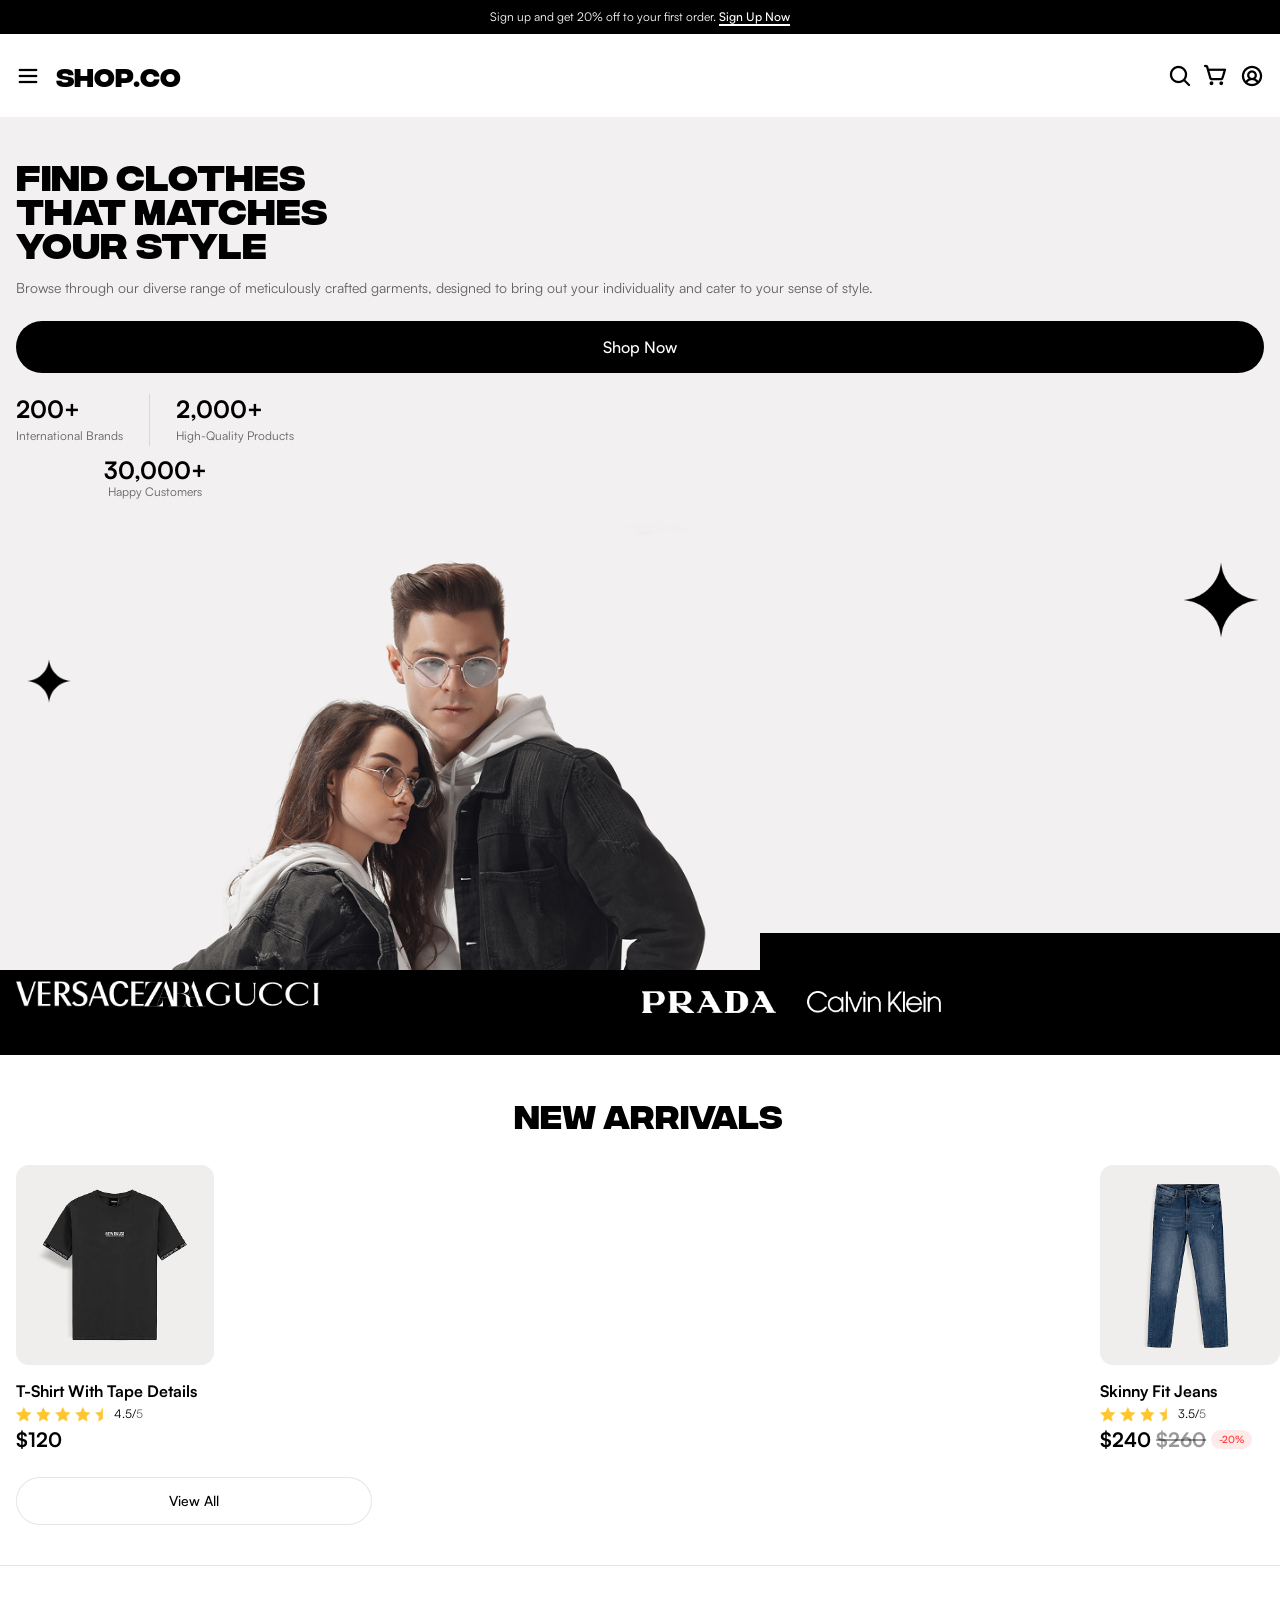
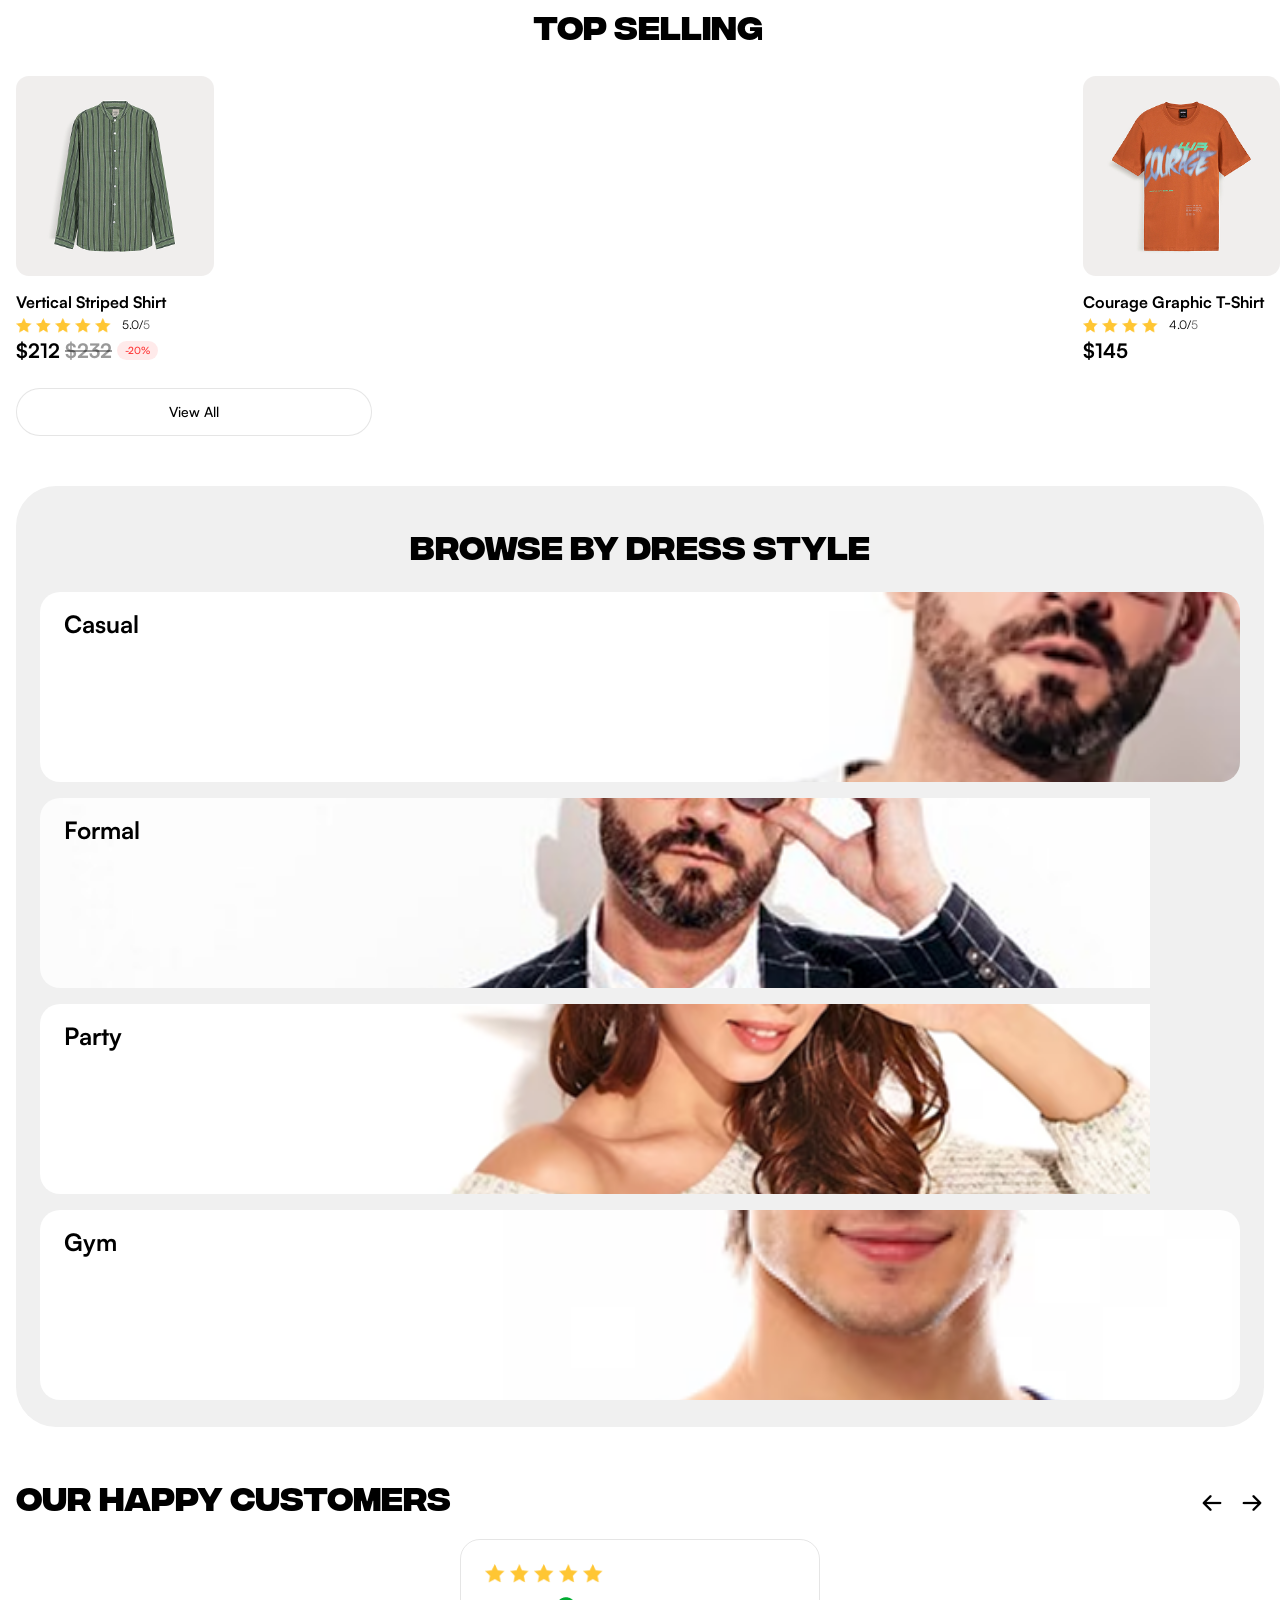
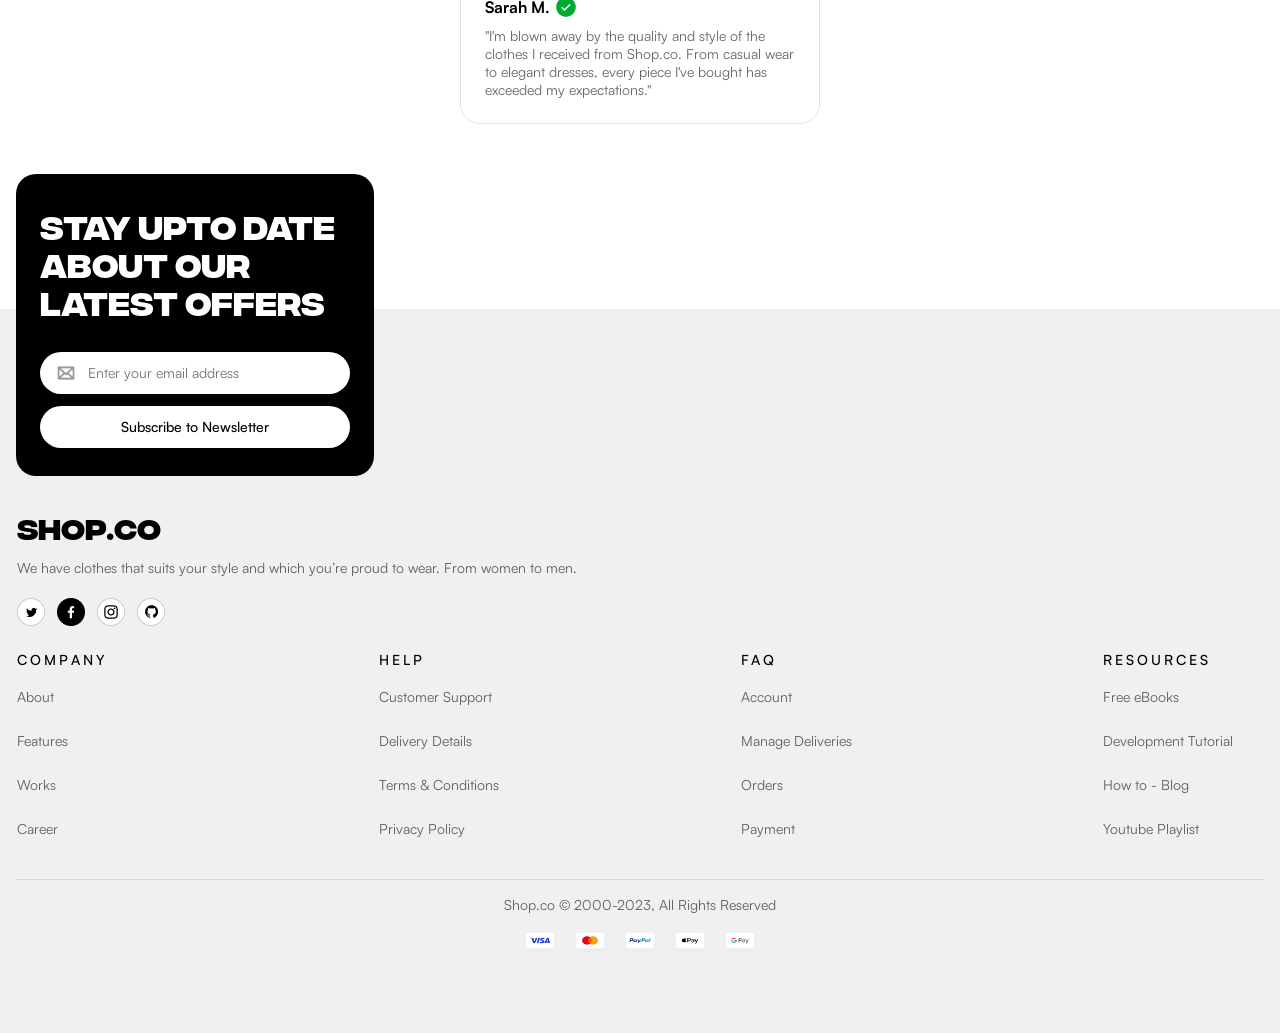
<file: index.html>
<!DOCTYPE html>
<html lang="en">
<head>
    <meta charset="UTF-8">
    <meta name="viewport" content="width=device-width, initial-scale=1.0">
    <meta name="author" content="Nika Maisuradze">
    <link rel="stylesheet" href="./styles/style.css">
    <link rel="icon" href="./images/shineParticle.png">
    <title>SHOP.CO</title>
</head>
<body>
    <header class="flex">
        <div class="title flex">
            <img src="images/bMenu.png" alt="Burger Menu" id="pcHidden">
            <h1><a href="index.html">SHOP.CO</a></h1>
        </div>
        <nav class="flex" id="mobileHidden">
            <select id="dropDown">
                <option value="shop">Shop</option>
                <option value="contactUs">Contact Us</option>
                <option value="aboutUs">About Us</option>
                <option value="murtazi">Murtazi</option>
            </select>
            <p><a href="product.html">On Sale</a></p>
            <p><a href="#">New Arrivals</a></p>
            <p><a href="#">Brands</a></p>
        </nav>
        <div class="search flex" id="mobileHidden">
            <img src="images/search.png" alt="Search Button">
            <input type="search" name="search" id="search" placeholder="Search for products...">
        </div>
        <div class="cartAndAcc flex">
            <img src="images/searchMobile.png" alt="Search" id="pcHidden">
            <a href="cart.html">
                <img src="images/cart.png" alt="Cart">
            </a>
            <img src="images/acc.png" alt="Account">
        </div>
        <p class="signUp">
            Sign up and get 20% off to your first order. 
            <span><a href="#">Sign Up Now</a></span>
        </p>
        <img src="images/x.png" alt="X" class="x" id="mobileHidden">
    </header>
    <main class="index">
        <div class="findClothes">
            <h2>FIND CLOTHES THAT MATCHES YOUR STYLE</h2>
            <p>
                Browse through our diverse range of meticulously crafted garments, designed to bring out your individuality and cater to your sense of style.
            </p>
            <a href="product.html">
                <button>Shop Now</button>
            </a>
            <div class="flex">
                <section>
                    <h2>200+</h2>
                    <p>International Brands</p>
                </section>
                <div class="vLine"></div>
                <div>
                    <h2>2,000+</h2>
                    <p>High-Quality Products</p>
                </div>
                <div class="vLine" id="mobileHidden"></div>
                <p><span>30,000+</span>Happy Customers</p>
            </div>
            <div class="particles">
                <img src="images/shineParticle.png" alt="Shine Particle" class="shineParticle">
                <img src="images/shineParticle.png" alt="Small Shine Particle" class="shineParticleSmall">
            </div>
        </div>
        <div class="brands flex">
            <a href="https://www.versace.com/" target="_blank"><img src="images/versace.png" alt="Versace"></a>
            <a href="https://www.zara.com/ge/" target="_blank"><img src="images/zara.png" alt="Zara"></a>
            <a href="https://www.gucci.com/" target="_blank"><img src="images/gucci.png" alt="Gucci"></a>
            <div class="flex">
                <a href="https://www.prada.com/" target="_blank"><img src="images/prada.png" alt="Prada"></a>
                <a href="https://www.calvinklein.us/en" target="_blank"><img src="images/ck.png" alt="Calvin Klein"></a>
            </div>
        </div>
        <div class="newArrivals">
            <h2>NEW ARRIVALS</h2>
            <div class=" flex">
                <div class="blackT">
                    <img src="images/blackT.png" alt="T-Shirt With Tape Details">
                    <h3>T-Shirt With Tape Details</h3>
                    <div class="rating flex">
                        <img src="images/yellowStar.png" alt="Yellow Star">
                        <img src="images/yellowStar.png" alt="Yellow Star">
                        <img src="images/yellowStar.png" alt="Yellow Star">
                        <img src="images/yellowStar.png" alt="Yellow Star">
                        <img src="images/yellowHalfStar.png" alt="Yellow Half Star">
                        <p>4.5/<span>5</span></p>
                    </div>
                    <div class="price full flex">
                        <h3>&dollar;120</h3>
                        <h3></h3>
                        <p></p>
                    </div>
                </div>
                <div class="jeans">
                    <img src="images/jeans.png" alt="Skinny Fit Jeans">
                    <h3>Skinny Fit Jeans</h3>
                    <div class="rating flex">
                        <img src="images/yellowStar.png" alt="Yellow Star">
                        <img src="images/yellowStar.png" alt="Yellow Star">
                        <img src="images/yellowStar.png" alt="Yellow Star">
                        <img src="images/yellowHalfStar.png" alt="Yellow Half Star" id="FourStars">
                        <p>3.5/<span>5</span></p>
                    </div>
                    <div class="price flex" id="Discount">
                        <h3>&dollar;240</h3>
                        <h3>&dollar;260</h3>
                        <p>-20&percnt;</p>
                    </div>
                </div>
                <div class="checkerShirt" id="mobileHidden">
                    <img src="images/checkerShirt.png" alt="Checkered Shirt">
                    <h3>Checkered Shirt</h3>
                    <div class="rating flex">
                        <img src="images/yellowStar.png" alt="Yellow Star">
                        <img src="images/yellowStar.png" alt="Yellow Star">
                        <img src="images/yellowStar.png" alt="Yellow Star">
                        <img src="images/yellowStar.png" alt="Yellow Star">
                        <img src="images/yellowHalfStar.png" alt="Yellow Half Star">
                        <p>4.5/<span>5</span></p>
                    </div>
                    <div class="price full flex">
                        <h3>&dollar;180</h3>
                        <h3></h3>
                        <p></p>
                    </div>
                </div>
                <div class="basketballT" id="mobileHidden">
                    <img src="images/basketballT.png" alt="Sleeve Striped T-Shirt">
                    <h3>Sleeve Striped T-Shirt</h3>
                    <div class="rating flex">
                        <img src="images/yellowStar.png" alt="Yellow Star">
                        <img src="images/yellowStar.png" alt="Yellow Star">
                        <img src="images/yellowStar.png" alt="Yellow Star">
                        <img src="images/yellowStar.png" alt="Yellow Star">
                        <img src="images/yellowHalfStar.png" alt="Yellow Half Star">
                        <p>4.5/<span>5</span></p>
                    </div>
                    <div class="price flex" id="Discount">
                        <h3>&dollar;130</h3>
                        <h3>&dollar;160</h3>
                        <p>-30&percnt;</p>
                    </div>
                </div>
            </div>
            <button>View All</button>
        </div>
        <div class="line"></div>
        <div class="topSelling">
            <h2>TOP SELLING</h2>
            <div class=" flex">
                <div class="strippedShirt">
                    <img src="images/strippedShirt.png" alt="Vertical Striped Shirt">
                    <h3>Vertical Striped Shirt</h3>
                    <div class="rating flex">
                        <img src="images/yellowStar.png" alt="Yellow Star">
                        <img src="images/yellowStar.png" alt="Yellow Star">
                        <img src="images/yellowStar.png" alt="Yellow Star">
                        <img src="images/yellowStar.png" alt="Yellow Star">
                        <img src="images/yellowStar.png" alt="Yellow Star">
                        <p>5.0/<span>5</span></p>
                    </div>
                    <div class="price flex" id="Discount">
                        <h3>&dollar;212</h3>
                        <h3>&dollar;232</h3>
                        <p>-20&percnt;</p>
                    </div>
                </div>
                <div class="orangeT">
                    <img src="images/orangeT.png" alt="Courage Graphic T-Shirt">
                    <h3>Courage Graphic T-Shirt</h3>
                    <div class="rating flex">
                        <img src="images/yellowStar.png" alt="Yellow Star">
                        <img src="images/yellowStar.png" alt="Yellow Star">
                        <img src="images/yellowStar.png" alt="Yellow Star">
                        <img src="images/yellowStar.png" alt="Yellow Star" id="FourStars">
                        <p>4.0/<span>5</span></p>
                    </div>
                    <div class="price">
                        <h3>&dollar;145</h3>
                        <h3></h3>
                        <p></p>
                    </div>
                </div>
                <div class="shorts" id="mobileHidden">
                    <img src="images/shorts.png" alt="Loose Fit Bermuda Shorts">
                    <h3>Loose Fit Bermuda Shorts</h3>
                    <div class="rating flex">
                        <img src="images/yellowStar.png" alt="Yellow Star">
                        <img src="images/yellowStar.png" alt="Yellow Star">
                        <img src="images/yellowStar.png" alt="Yellow Star" id="ThreeStars">
                        <p>3.0/<span>5</span></p>
                    </div>
                    <div class="price">
                        <h3>&dollar;80</h3>
                        <h3></h3>
                        <p></p>
                    </div>
                </div>
                <div class="blackJeans" id="mobileHidden">
                    <img src="images/blackJeans.png" alt="Faded Skinny Jeans">
                    <h3>Faded Skinny Jeans</h3>
                    <div class="rating flex">
                        <img src="images/yellowStar.png" alt="Yellow Star">
                        <img src="images/yellowStar.png" alt="Yellow Star">
                        <img src="images/yellowStar.png" alt="Yellow Star">
                        <img src="images/yellowStar.png" alt="Yellow Star">
                        <img src="images/yellowHalfStar.png" alt="Yellow Half Star">
                        <p>4.5/<span>5</span></p>
                    </div>
                    <div class="price">
                        <h3>&dollar;210</h3>
                        <h3></h3>
                        <p></p>
                    </div>
                </div>
            </div>
            <button>View All</button>
        </div>
        <div class="browseBy flex">
            <h2>BROWSE BY DRESS STYLE</h2>
            <div class="casual"><a href="#">Casual</a></div>
            <div class="formal"><a href="#">Formal</a></div>
            <div class="party"><a href="#">Party</a></div>
            <div class="gym"><a href="#">Gym</a></div>
        </div>
        <div class="happyCustomers flex">
            <div class="flex">
                <h2>OUR HAPPY CUSTOMERS</h2>
                <div class="flex">
                    <img src="images/arrowLeft.png" alt="Left Arrow" id="LArrow">
                    <img src="images/arrowLeft.png" alt="Right Arrow" id="RArrow">
                </div>
            </div>
            <section>
                <div class="flex">
                    <img src="images/yellowStar.png" alt="yellow Star" class="">
                    <img src="images/yellowStar.png" alt="yellow Star" class="">
                    <img src="images/yellowStar.png" alt="yellow Star" class="">
                    <img src="images/yellowStar.png" alt="yellow Star" class="">
                    <img src="images/yellowStar.png" alt="yellow Star" class="">
                </div>
                <div class="user flex">
                    <h3>Sarah M.</h3>
                    <img src="images/approvedUserSign.png" alt="Approved User Sign">
                </div>
                <p>
                    &quot;I&apos;m blown away by the quality and style of the clothes I received from Shop.co. From casual wear to elegant dresses, every piece I&apos;ve bought has exceeded my expectations.&quot;
                </p>
            </section>
            <section id="mobileHidden">
                <div class="flex">
                    <img src="images/yellowStar.png" alt="yellow Star" class="">
                    <img src="images/yellowStar.png" alt="yellow Star" class="">
                    <img src="images/yellowStar.png" alt="yellow Star" class="">
                    <img src="images/yellowStar.png" alt="yellow Star" class="">
                    <img src="images/yellowStar.png" alt="yellow Star" class="">
                </div>
                <div class="user flex">
                    <h3>Alex K.</h3>
                    <img src="images/approvedUserSign.png" alt="Approved User Sign">
                </div>
                <p>
                    &quot;Finding clothes that align with my personal style used to be a challenge until I discovered Shop.co. The range of options they offer is truly remarkable, catering to a variety of tastes and occasions.&quot;
                </p>
            </section>
            <section id="mobileHidden">
                <div class="flex">
                    <img src="images/yellowStar.png" alt="yellow Star" class="">
                    <img src="images/yellowStar.png" alt="yellow Star" class="">
                    <img src="images/yellowStar.png" alt="yellow Star" class="">
                    <img src="images/yellowStar.png" alt="yellow Star" class="">
                    <img src="images/yellowStar.png" alt="yellow Star" class="">
                </div>
                <div class="user flex">
                    <h3>James L.</h3>
                    <img src="images/approvedUserSign.png" alt="Approved User Sign">
                </div>
                <p>
                    &quot;As someone who&apos;s always on the lookout for unique fashion pieces, I&apos;m thrilled to have stumbled upon Shop.co. The selection of clothes is not only diverse but also on-point with the latest trends.&quot;
                </p>
            </section>
        </div>
    </main>
    <footer>
        <div class="uptoDate flex">
            <h2>STAY UPTO DATE ABOUT OUR LATEST OFFERS</h2>
            <form class="mailFull">
                <div class="mail flex">
                    <img src="images/email.png" alt="EMail">
                    <input type="email" name="email" id="email" placeholder="Enter your email address">
                </div>
                <input type="submit" name="submit" id="mailSubmit" value="Subscribe to Newsletter">
            </form>
        </div>
        <div class="info flex">
            <section>
                <a href="index.html"><h2>SHOP.CO</h2></a>
                <p>
                    We have clothes that suits your style and which you<span>&rsquo;</span>re proud to wear. From women to men.
                </p>
                <div class="socMedia flex">
                    <a href="https://x.com/" target="_blank"><img src="images/tweeter.png" alt="Tweeter"></a>
                    <a href="https://www.facebook.com/" target="_blank"><img src="images/fb.png" alt="Facebook"></a>
                    <a href="https://www.instagram.com/" target="_blank"><img src="images/ig.png" alt="Instagram"></a>
                    <a href="https://github.com/" target="_blank"><img src="images/gitHub.png" alt="GitHub"></a>
                </div>
            </section>
            <section>
                <h3>COMPANY</h3>
                <ul>
                    <li><a href="#">About</a></li>
                    <li><a href="#">Features</a></li>
                    <li><a href="#">Works</a></li>
                    <li><a href="#">Career</a></li>
                </ul>
            </section>
            <section>
                <h3>HELP</h3>
                <ul>
                    <li><a href="#">Customer Support</a></li>
                    <li><a href="#">Delivery Details</a></li>
                    <li><a href="#">Terms & Conditions</a></li>
                    <li><a href="#">Privacy Policy</a></li>
                </ul>
            </section>
            <section>
                <h3>FAQ</h3>
                <ul>
                    <li><a href="#">Account</a></li>
                    <li><a href="#">Manage Deliveries</a></li>
                    <li><a href="#">Orders</a></li>
                    <li><a href="#">Payment</a></li>
                </ul>
            </section>
            <section>
                <h3>RESOURCES</h3>
                <ul>
                    <li><a href="#">Free eBooks</a></li>
                    <li><a href="#">Development Tutorial</a></li>
                    <li><a href="#">How to - Blog</a></li>
                    <li><a href="#">Youtube Playlist</a></li>
                </ul>
            </section>
        </div>
        <div class="line"></div>
        <div class="rights flex">
            <p>Shop.co <span>&copy;</span> 2000-2023, All Rights Reserved</p>
            <div class="flex">
                <a href="https://www.visa.com.ge/en_GE" target="_blank">
                    <img src="images/visa.png" alt="Visa">
                </a>
                <a href="https://www.mastercard.com/us/en.html" target="_blank">
                    <img src="images/mc.png" alt="MasterCard">
                </a>
                <a href="https://www.paypal.com/ge/home" target="_blank">
                    <img src="images/paypal.png" alt="PayPal">
                </a>
                <a href="https://www.apple.com/apple-pay/" target="_blank">
                    <img src="images/applePay.png" alt="Apple Pay">
                </a>
                <a href="https://play.google.com/store/apps/details?id=com.google.android.apps.nbu.paisa.user&hl=en" target="_blank">
                    <img src="images/googlePay.png" alt="Google Pay">
                </a>
            </div>
        </div>
    </footer>
</body>
</html>
</file>
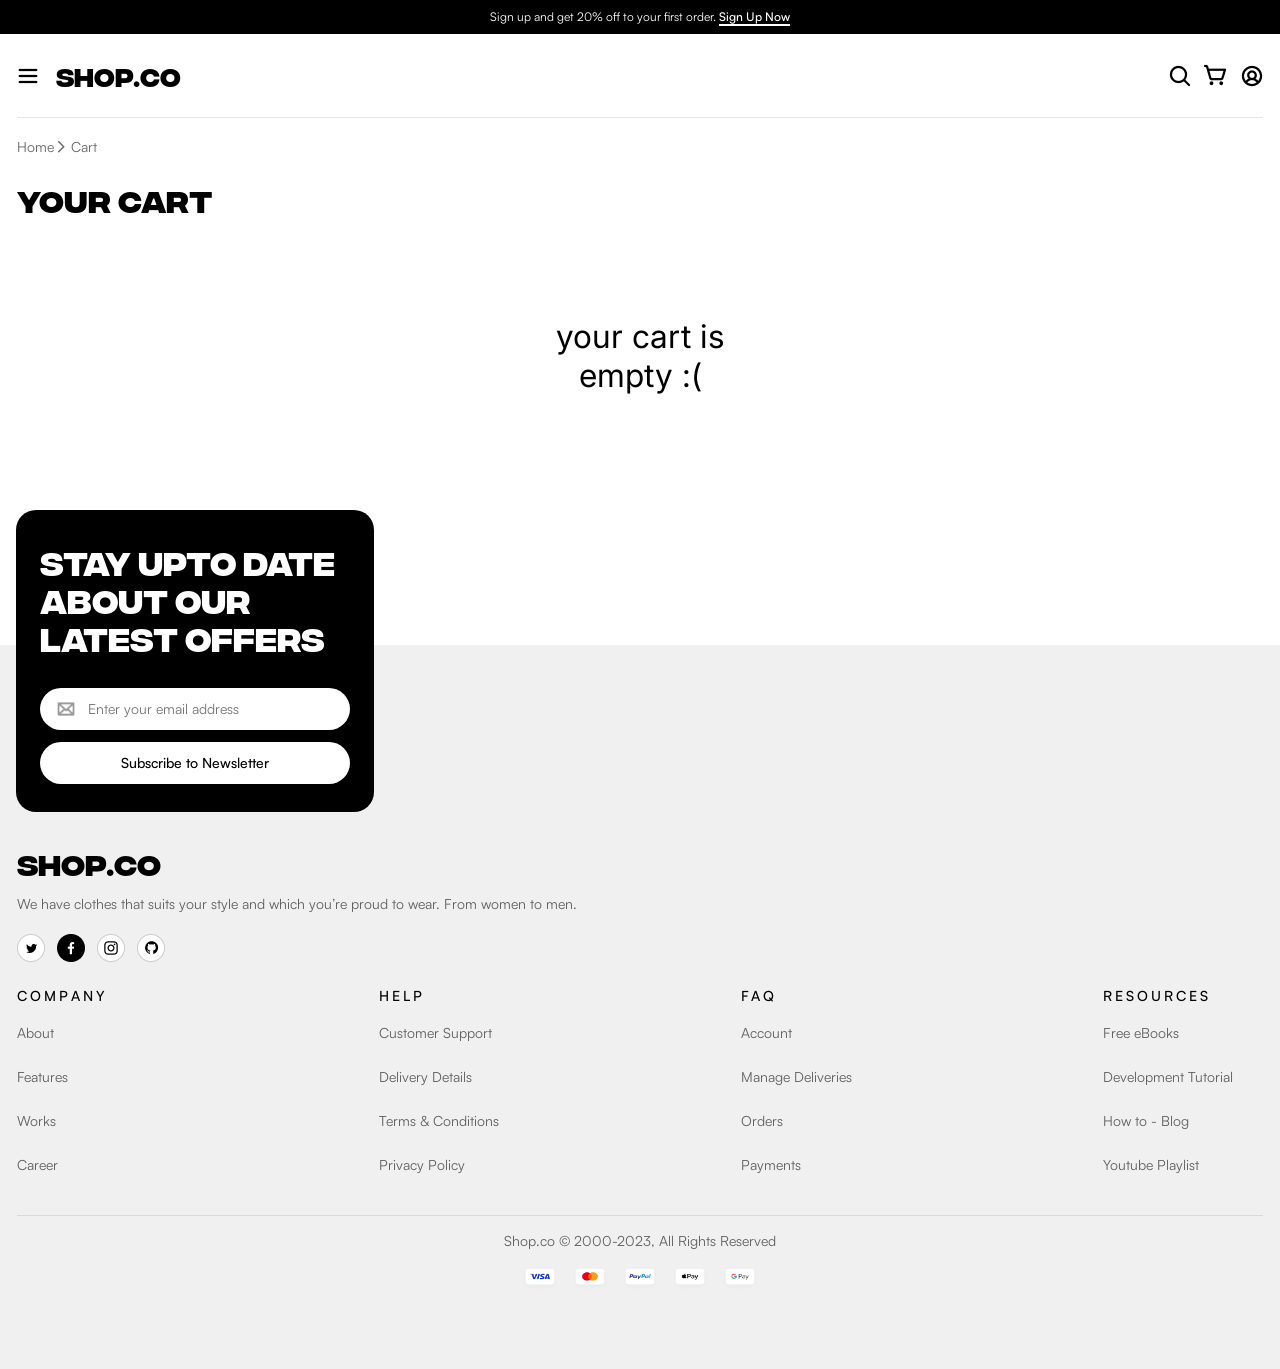
<file: cart.html>
<!DOCTYPE html>
<html lang="en">
<head>
    <meta charset="UTF-8">
    <meta name="viewport" content="width=device-width, initial-scale=1.0">
    <meta name="author" content="Nika Maisuradze">
    <link rel="stylesheet" href="./styles/style.css">
    <link rel="icon" href="./images/shineParticle.png">
    <title>SHOP.CO</title>
</head>
<body>
    <header class="flex">
        <div class="title flex">
            <img src="images/bMenu.png" alt="Burger Menu" id="pcHidden">
            <h1><a href="index.html">SHOP.CO</a></h1>
        </div>
        <nav class="flex" id="mobileHidden">
            <select id="dropDown">
                <option value="shop">Shop</option>
                <option value="contactUs">Contact Us</option>
                <option value="aboutUs">About Us</option>
                <option value="murtazi">Murtazi</option>
            </select>
            <p><a href="product.html">On Sale</a></p>
            <p><a href="#">New Arrivals</a></p>
            <p><a href="#">Brands</a></p>
        </nav>
        <div class="search flex" id="mobileHidden">
            <img src="images/search.png" alt="Search Button">
            <input type="search" name="search" id="search" placeholder="Search for products...">
        </div>
        <div class="cartAndAcc flex">
            <img src="images/searchMobile.png" alt="Search" id="pcHidden">
            <a href="cart.html">
                <img src="images/cart.png" alt="Cart">
            </a>
            <img src="images/acc.png" alt="Account">
        </div>
        <p class="signUp">
            Sign up and get 20% off to your first order. 
            <span><a href="#">Sign Up Now</a></span>
        </p>
        <img src="images/x.png" alt="X" class="x" id="mobileHidden">
    </header>
    <main class="cart">
        <div class="line"></div>
        <div class="path flex">
            <a href="index.html">Home</a>
            <img src="images/homeToPageArrow.png" alt="Home To Page Arrow">
            <p>Cart</p>
        </div>
        <h2>YOUR CART</h2>
        <h3>your cart is empty :&lpar;</h3>
    </main>
    <footer>
        <div class="uptoDate flex">
            <h2>STAY UPTO DATE ABOUT OUR LATEST OFFERS</h2>
            <form>
                <div class="mail flex">
                    <img src="images/email.png" alt="EMail">
                    <input type="email" name="email" id="email" placeholder="Enter your email address">
                </div>
                <input type="submit" name="submit" id="mailSubmit" value="Subscribe to Newsletter">
            </form>
        </div>
        <div class="info flex">
            <section>
                <a href="index.html"><h2>SHOP.CO</h2></a>
                <p>
                    We have clothes that suits your style and which you<span>&rsquo;</span>re proud to wear. From women to men.
                </p>
                <div class="socMedia flex">
                    <a href="https://x.com/" target="_blank"><img src="images/tweeter.png" alt="Tweeter"></a>
                    <a href="https://www.facebook.com/" target="_blank"><img src="images/fb.png" alt="Facebook"></a>
                    <a href="https://www.instagram.com/" target="_blank"><img src="images/ig.png" alt="Instagram"></a>
                    <a href="https://github.com/" target="_blank"><img src="images/gitHub.png" alt="GitHub"></a>
                </div>
            </section>
            <section>
                <h3>COMPANY</h3>
                <ul>
                    <li><a href="#">About</a></li>
                    <li><a href="#">Features</a></li>
                    <li><a href="#">Works</a></li>
                    <li><a href="#">Career</a></li>
                </ul>
            </section>
            <section>
                <h3>HELP</h3>
                <ul>
                    <li><a href="#">Customer Support</a></li>
                    <li><a href="#">Delivery Details</a></li>
                    <li><a href="#">Terms & Conditions</a></li>
                    <li><a href="#">Privacy Policy</a></li>
                </ul>
            </section>
            <section>
                <h3>FAQ</h3>
                <ul>
                    <li><a href="#">Account</a></li>
                    <li><a href="#">Manage Deliveries</a></li>
                    <li><a href="#">Orders</a></li>
                    <li><a href="#">Payments</a></li>
                </ul>
            </section>
            <section>
                <h3>RESOURCES</h3>
                <ul>
                    <li><a href="#">Free eBooks</a></li>
                    <li><a href="#">Development Tutorial</a></li>
                    <li><a href="#">How to - Blog</a></li>
                    <li><a href="#">Youtube Playlist</a></li>
                </ul>
            </section>
        </div>
        <div class="line"></div>
        <div class="rights flex">
            <p>Shop.co <span>&copy;</span> 2000-2023, All Rights Reserved</p>
            <div class="flex">
                <a href="https://www.visa.com.ge/en_GE" target="_blank">
                    <img src="images/visa.png" alt="Visa">
                </a>
                <a href="https://www.mastercard.com/us/en.html" target="_blank">
                    <img src="images/mc.png" alt="MasterCard">
                </a>
                <a href="https://www.paypal.com/ge/home" target="_blank">
                    <img src="images/paypal.png" alt="PayPal">
                </a>
                <a href="https://www.apple.com/apple-pay/" target="_blank">
                    <img src="images/applePay.png" alt="Apple Pay">
                </a>
                <a href="https://play.google.com/store/apps/details?id=com.google.android.apps.nbu.paisa.user&hl=en" target="_blank">
                    <img src="images/googlePay.png" alt="Google Pay">
                </a>
                
                
                
                
                
            </div>
        </div>
    </footer>
</body>
</html>
</file>
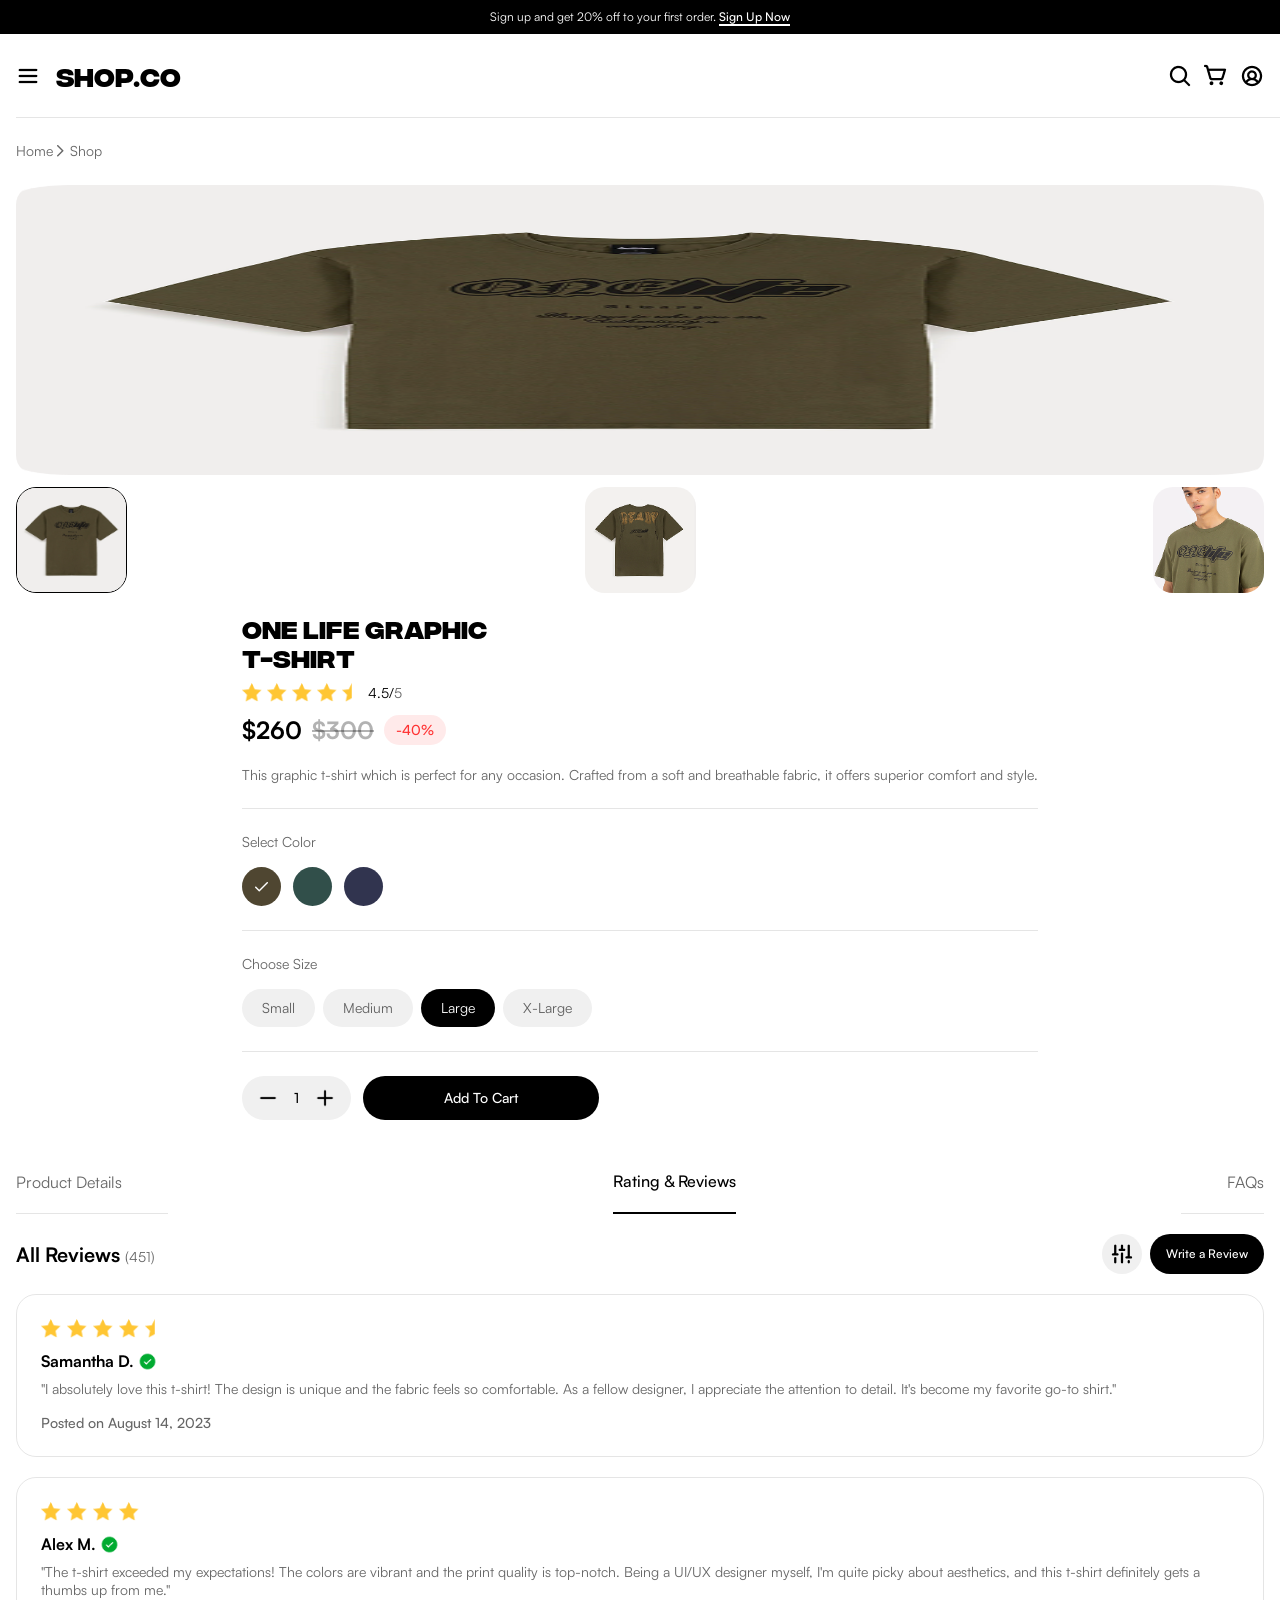
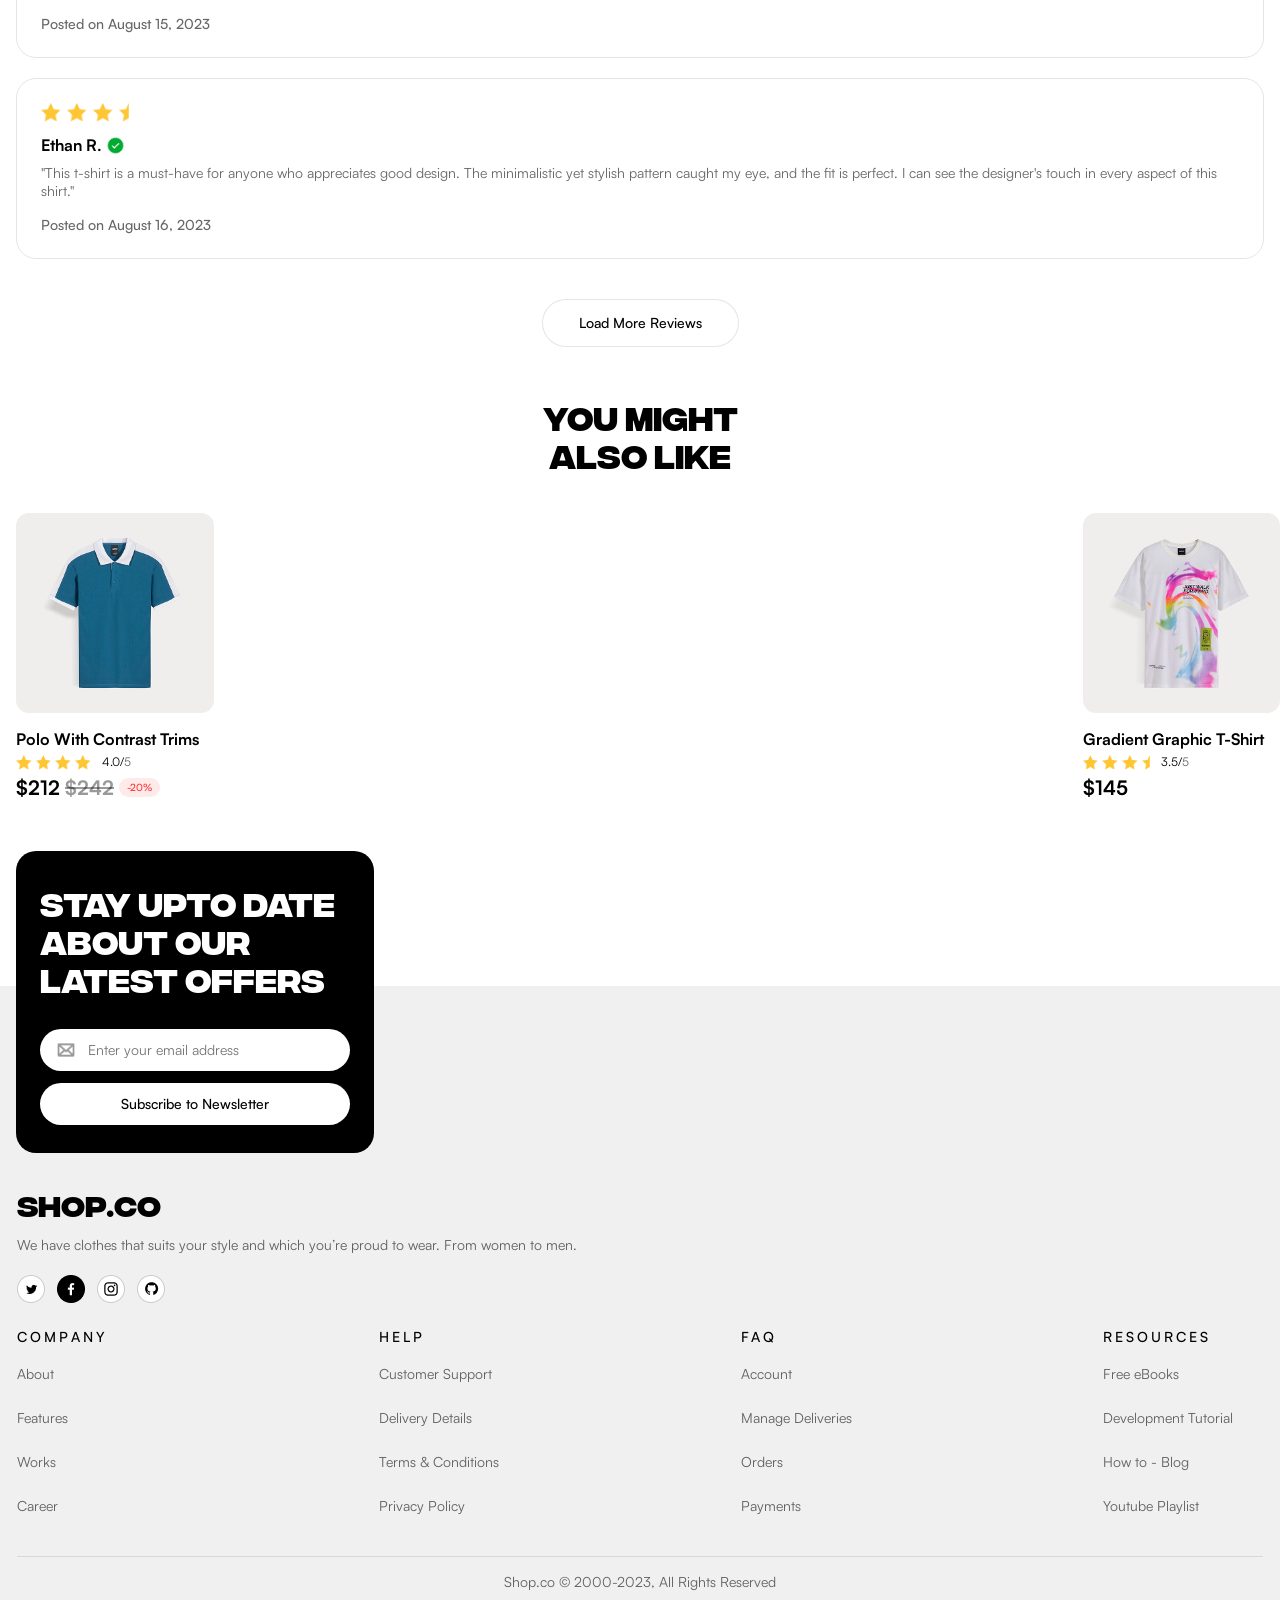
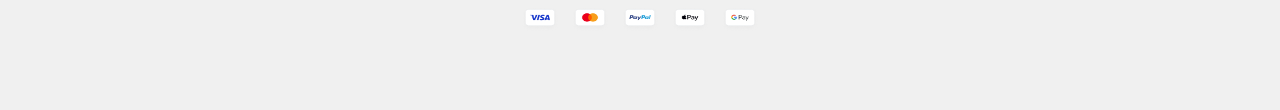
<file: product.html>
<!DOCTYPE html>
<html lang="en">
<head>
    <meta charset="UTF-8">
    <meta name="viewport" content="width=device-width, initial-scale=1.0">
    <meta name="author" content="Nika Maisuradze">
    <link rel="stylesheet" href="./styles/style.css">
    <link rel="icon" href="./images/shineParticle.png">
    <title>SHOP.CO</title>
</head>
<body>
    <header class="flex">
        <div class="title flex">
            <img src="images/bMenu.png" alt="Burger Menu" id="pcHidden">
            <h1><a href="index.html">SHOP.CO</a></h1>
        </div>
        <nav class="flex" id="mobileHidden">
            <select id="dropDown">
                <option value="shop">Shop</option>
                <option value="contactUs">Contact Us</option>
                <option value="aboutUs">About Us</option>
                <option value="murtazi">Murtazi</option>
            </select>
            <p><a href="product.html">On Sale</a></p>
            <p><a href="#">New Arrivals</a></p>
            <p><a href="#">Brands</a></p>
        </nav>
        <div class="search flex" id="mobileHidden">
            <img src="images/search.png" alt="Search Button">
            <input type="search" name="search" id="search" placeholder="Search for products...">
        </div>
        <div class="cartAndAcc flex">
            <img src="images/searchMobile.png" alt="Search" id="pcHidden">
            <a href="cart.html">
                <img src="images/cart.png" alt="Cart">
            </a>
            <img src="images/acc.png" alt="Account">
        </div>
        <p class="signUp">
            Sign up and get 20% off to your first order. 
            <span><a href="#">Sign Up Now</a></span>
        </p>
        <img src="images/x.png" alt="X" class="x" id="mobileHidden">
    </header>
    <main class="product">
        <div class="line"></div>
        <div class="path flex">
            <a href="index.html">Home</a>
            <img src="images/homeToPageArrow.png" alt="Home To Page Arrow">
            <p>Shop</p>
        </div>
        <section class="flex">
            <div class="images flex">
                <img src="images/oneLifeT.png" alt="Dark Khaki One Life Graphic T-Shirt Front Side">
                <img src="images/oneLifeTBack.png" alt="Dart Khaki One Life Graphic T-Shirt Back Side">
                <img src="images/oneLifeTWorn.png" alt="Dark Khaki One Life Graphic T-Shirt Worn By Man">
                <img src="images/oneLifeT.png" alt="Dark Khaki One Life Graphic T-Shirt Front Side">
            </div>
            <section class="wholeInfo">
                <div class="prodInfo">
                    <h2>One Life Graphic T-shirt</h2>
                    <div class="rating flex">
                        <img src="images/yellowStar.png" alt="Yellow Star">
                        <img src="images/yellowStar.png" alt="Yellow Star">
                        <img src="images/yellowStar.png" alt="Yellow Star">
                        <img src="images/yellowStar.png" alt="Yellow Star">
                        <img src="images/yellowHalfStar.png" alt="Yellow Half Star">
                        <p>4.5/<span>5</span></p>
                    </div>
                    <div class="price flex">
                        <h3>&dollar;260</h3>
                        <h3>&dollar;300</h3>
                        <p>-40&percnt;</p>
                    </div>
                    <p>
                        This graphic t-shirt which is perfect for any occasion. Crafted from a soft and breathable fabric, it offers superior comfort and style.
                    </p>
                </div>
                <div class="line"></div>
                <p>Select Color</p>
                <div class="colors flex">
                    <div class="khaki active"></div>
                    <div class="green"></div>
                    <div class="purple"></div>
                </div>
                <div class="line"></div>
                <p>Choose Size</p>
                <div class="sizes flex">
                    <p>Small</p>
                    <p>Medium</p>
                    <p class="active">Large</p>
                    <p>X-Large</p>
                </div>
                <div class="line"></div>
                <div class="buttons flex">
                    <div class="amount flex">
                        <img src="images/minus.png" alt="Minus">
                        <p>1</p>
                        <img src="images/plus.png" alt="Plus">
                    </div>
                    <button>Add To Cart</button>
                </div>
            </section>
        </section>
        <div class="fastButtons flex">
            <p>Product Details</p>
            <p class="active">Rating &amp; Reviews</p>
            <p>FAQs</p>
        </div>
        <div class="reviewsParams flex">
            <h2>All Reviews <span>&lpar;451&rpar;</span></h2>
            <div class="settings flex">
                <div class="parameters"></div>
                <div class="reviewSelect" id="mobileHidden">
                    <select id="Review">
                        <option value="latest">Latest</option>
                        <option value="mostPopular">Most Popular</option>
                        <option value="emzari">Emzari</option>
                    </select>
                </div>
                <a href="#">Write a Review</a>
            </div>
        </div>
        <div class="reviews flex">
            <section>
                <div class="flex">
                    <div class="stars flex">
                        <img src="images/yellowStar.png" alt="yellow Star" class="">
                        <img src="images/yellowStar.png" alt="yellow Star" class="">
                        <img src="images/yellowStar.png" alt="yellow Star" class="">
                        <img src="images/yellowStar.png" alt="yellow Star" class="">
                        <img src="images/yellowHalfStar.png" alt="yellow Half Star" class="">
                    </div>
                    <img src="images/ratingDots.png" alt="Three Dots" id="mobileHidden">
                </div>
                <div class="user flex">
                    <h3>Samantha D.</h3>
                    <img src="images/approvedUserSign.png" alt="Approved User Sign">
                </div>
                <p>
                    &quot;I absolutely love this t-shirt! The design is unique and the fabric feels so comfortable. As a fellow designer, I appreciate the attention to detail. It's become my favorite go-to shirt.&quot;
                </p>
                <p class="posted">Posted on August 14, 2023</p>
            </section>
            <section>
                <div class="flex">
                    <div class="stars flex">
                        <img src="images/yellowStar.png" alt="yellow Star" class="">
                        <img src="images/yellowStar.png" alt="yellow Star" class="">
                        <img src="images/yellowStar.png" alt="yellow Star" class="">
                        <img src="images/yellowStar.png" alt="yellow Star" class="">
                    </div>
                    <img src="images/ratingDots.png" alt="Three Dots" id="mobileHidden">
                </div>
                <div class="user flex">
                    <h3>Alex M.</h3>
                    <img src="images/approvedUserSign.png" alt="Approved User Sign">
                </div>
                <p>
                    &quot;The t-shirt exceeded my expectations! The colors are vibrant and the print quality is top-notch. Being a UI/UX designer myself, I'm quite picky about aesthetics, and this t-shirt definitely gets a thumbs up from me.&quot;
                </p>
                <p class="posted">Posted on August 15, 2023</p>
            </section>
            <section>
                <div class="flex">
                    <div class="stars flex">
                        <img src="images/yellowStar.png" alt="yellow Star" class="">
                        <img src="images/yellowStar.png" alt="yellow Star" class="">
                        <img src="images/yellowStar.png" alt="yellow Star" class="">
                        <img src="images/yellowHalfStar.png" alt="yellow Half Star" class="">
                    </div>
                    <img src="images/ratingDots.png" alt="Three Dots" id="mobileHidden">
                </div>
                <div class="user flex">
                    <h3>Ethan R.</h3>
                    <img src="images/approvedUserSign.png" alt="Approved User Sign">
                </div>
                <p>
                    &quot;This t-shirt is a must-have for anyone who appreciates good design. The minimalistic yet stylish pattern caught my eye, and the fit is perfect. I can see the designer's touch in every aspect of this shirt.&quot;
                </p>
                <p class="posted">Posted on August 16, 2023</p>
            </section>
            <section id="mobileHidden">
                <div class="flex">
                    <div class="stars flex">
                        <img src="images/yellowStar.png" alt="yellow Star" class="">
                        <img src="images/yellowStar.png" alt="yellow Star" class="">
                        <img src="images/yellowStar.png" alt="yellow Star" class="">
                        <img src="images/yellowStar.png" alt="yellow Star" class="">
                    </div>
                    <img src="images/ratingDots.png" alt="Three Dots">
                </div>
                <div class="user flex">
                    <h3>Olivia P.</h3>
                    <img src="images/approvedUserSign.png" alt="Approved User Sign">
                </div>
                <p>
                    &quot;As a UI/UX enthusiast, I value simplicity and functionality. This t-shirt not only represents those principles but also feels great to wear. It's evident that the designer poured their creativity into making this t-shirt stand out.&quot;
                </p>
                <p class="posted">Posted on August 17, 2023</p>
            </section>
            <section id="mobileHidden">
                <div class="flex">
                    <div class="stars flex">
                        <img src="images/yellowStar.png" alt="yellow Star" class="">
                        <img src="images/yellowStar.png" alt="yellow Star" class="">
                        <img src="images/yellowStar.png" alt="yellow Star" class="">
                        <img src="images/yellowStar.png" alt="yellow Star" class="">
                    </div>
                    <img src="images/ratingDots.png" alt="Three Dots">
                </div>
                <div class="user flex">
                    <h3>Liam K.</h3>
                    <img src="images/approvedUserSign.png" alt="Approved User Sign">
                </div>
                <p>
                    &quot;This t-shirt is a fusion of comfort and creativity. The fabric is soft, and the design speaks volumes about the designer's skill. It's like wearing a piece of art that reflects my passion for both design and fashion.&quot;
                </p>
                <p class="posted">Posted on August 18, 2023</p>
            </section>
            <section id="mobileHidden">
                <div class="flex">
                    <div class="stars flex">
                        <img src="images/yellowStar.png" alt="yellow Star" class="">
                        <img src="images/yellowStar.png" alt="yellow Star" class="">
                        <img src="images/yellowStar.png" alt="yellow Star" class="">
                        <img src="images/yellowStar.png" alt="yellow Star" class="">
                        <img src="images/yellowHalfStar.png" alt="yellow Half Star" class="">
                    </div>
                    <img src="images/ratingDots.png" alt="Three Dots">
                </div>
                <div class="user flex">
                    <h3>Ava H.</h3>
                    <img src="images/approvedUserSign.png" alt="Approved User Sign">
                </div>
                <p>
                    &quot;I'm not just wearing a t-shirt; I'm wearing a piece of design philosophy. The intricate details and thoughtful layout of the design make this shirt a conversation starter.&quot;
                </p>
                <p class="posted">Posted on August 19, 2023</p>
            </section>
            <button>Load More Reviews</button>
        </div>
        <div class="uMightLike">
            <h2>You Might Also Like</h2>
            <div class=" flex">
                <div class="bluePolo">
                    <img src="images/bluePolo.png" alt="Polo With Contrast Trims">
                    <h3>Polo With Contrast Trims</h3>
                    <div class="rating flex">
                        <img src="images/yellowStar.png" alt="Yellow Star">
                        <img src="images/yellowStar.png" alt="Yellow Star">
                        <img src="images/yellowStar.png" alt="Yellow Star">
                        <img src="images/yellowStar.png" alt="Yellow Star">
                        <p>4.0/<span>5</span></p>
                    </div>
                    <div class="price flex" id="Discount">
                        <h3>&dollar;212</h3>
                        <h3>&dollar;242</h3>
                        <p>-20&percnt;</p>
                    </div>
                </div>
                <div class="gradientT">
                    <img src="images/gradientT.png" alt="Gradient Graphic T-Shirt">
                    <h3>Gradient Graphic T-Shirt</h3>
                    <div class="rating flex">
                        <img src="images/yellowStar.png" alt="Yellow Star">
                        <img src="images/yellowStar.png" alt="Yellow Star">
                        <img src="images/yellowStar.png" alt="Yellow Star">
                        <img src="images/yellowHalfStar.png" alt="Yellow Half Star" id="FourStars">
                        <p>3.5/<span>5</span></p>
                    </div>
                    <div class="price">
                        <h3>&dollar;145</h3>
                        <h3></h3>
                        <p></p>
                    </div>
                </div>
                <div class="dirtyPinkPolo" id="mobileHidden">
                    <img src="images/dirtyPinkPolo.png" alt="Polo With Tipping Details">
                    <h3>Polo With Tipping Details</h3>
                    <div class="rating flex">
                        <img src="images/yellowStar.png" alt="Yellow Star">
                        <img src="images/yellowStar.png" alt="Yellow Star">
                        <img src="images/yellowStar.png" alt="Yellow Star">
                        <img src="images/yellowStar.png" alt="Yellow Star">
                        <img src="images/yellowHalfStar.png" alt="Yellow Half Star">
                        <p>4.5/<span>5</span></p>
                    </div>
                    <div class="price">
                        <h3>&dollar;180</h3>
                        <h3></h3>
                        <p></p>
                    </div>
                </div>
                <div class="whiteBaskerballT" id="mobileHidden">
                    <img src="images/whiteBaskerballT.png" alt="Black Striped T-Shirt">
                    <h3>Black Striped T-Shirt</h3>
                    <div class="rating flex">
                        <img src="images/yellowStar.png" alt="Yellow Star">
                        <img src="images/yellowStar.png" alt="Yellow Star">
                        <img src="images/yellowStar.png" alt="Yellow Star">
                        <img src="images/yellowStar.png" alt="Yellow Star">
                        <img src="images/yellowHalfStar.png" alt="Yellow Half Star">
                        <p>4.5/<span>5</span></p>
                    </div>
                    <div class="price flex" id="Discount">
                        <h3>&dollar;120</h3>
                        <h3>150</h3>
                        <p>-30&percnt;</p>
                    </div>
                </div>
            </div>
        </div>
    </main>
    <footer>
        <div class="uptoDate flex">
            <h2>STAY UPTO DATE ABOUT OUR LATEST OFFERS</h2>
            <form>
                <div class="mail flex">
                    <img src="images/email.png" alt="EMail">
                    <input type="email" name="email" id="email" placeholder="Enter your email address">
                </div>
                <input type="submit" name="submit" id="mailSubmit" value="Subscribe to Newsletter">
            </form>
        </div>
        <div class="info flex">
            <section>
                <a href="index.html"><h2>SHOP.CO</h2></a>
                <p>
                    We have clothes that suits your style and which you<span>&rsquo;</span>re proud to wear. From women to men.
                </p>
                <div class="socMedia flex">
                    <a href="https://x.com/" target="_blank"><img src="images/tweeter.png" alt="Tweeter"></a>
                    <a href="https://www.facebook.com/" target="_blank"><img src="images/fb.png" alt="Facebook"></a>
                    <a href="https://www.instagram.com/" target="_blank"><img src="images/ig.png" alt="Instagram"></a>
                    <a href="https://github.com/" target="_blank"><img src="images/gitHub.png" alt="GitHub"></a>
                </div>
            </section>
            <section>
                <h3>COMPANY</h3>
                <ul>
                    <li><a href="#">About</a></li>
                    <li><a href="#">Features</a></li>
                    <li><a href="#">Works</a></li>
                    <li><a href="#">Career</a></li>
                </ul>
            </section>
            <section>
                <h3>HELP</h3>
                <ul>
                    <li><a href="#">Customer Support</a></li>
                    <li><a href="#">Delivery Details</a></li>
                    <li><a href="#">Terms & Conditions</a></li>
                    <li><a href="#">Privacy Policy</a></li>
                </ul>
            </section>
            <section>
                <h3>FAQ</h3>
                <ul>
                    <li><a href="#">Account</a></li>
                    <li><a href="#">Manage Deliveries</a></li>
                    <li><a href="#">Orders</a></li>
                    <li><a href="#">Payments</a></li>
                </ul>
            </section>
            <section>
                <h3>RESOURCES</h3>
                <ul>
                    <li><a href="#">Free eBooks</a></li>
                    <li><a href="#">Development Tutorial</a></li>
                    <li><a href="#">How to - Blog</a></li>
                    <li><a href="#">Youtube Playlist</a></li>
                </ul>
            </section>
        </div>
        <div class="line"></div>
        <div class="rights flex">
            <p>Shop.co <span>&copy;</span> 2000-2023, All Rights Reserved</p>
            <div class="flex">
                <a href="https://www.visa.com.ge/en_GE" target="_blank">
                    <img src="images/visa.png" alt="Visa">
                </a>
                <a href="https://www.mastercard.com/us/en.html" target="_blank">
                    <img src="images/mc.png" alt="MasterCard">
                </a>
                <a href="https://www.paypal.com/ge/home" target="_blank">
                    <img src="images/paypal.png" alt="PayPal">
                </a>
                <a href="https://www.apple.com/apple-pay/" target="_blank">
                    <img src="images/applePay.png" alt="Apple Pay">
                </a>
                <a href="https://play.google.com/store/apps/details?id=com.google.android.apps.nbu.paisa.user&hl=en" target="_blank">
                    <img src="images/googlePay.png" alt="Google Pay">
                </a>
                
                
                
                
                
            </div>
        </div>
    </footer>
</body>
</html>
<!-- 
                Tab links
<div class="tab">
  <button class="tablinks" onclick="openCity(event, 'London')">London</button>
  <button class="tablinks" onclick="openCity(event, 'Paris')">Paris</button>
  <button class="tablinks" onclick="openCity(event, 'Tokyo')">Tokyo</button>
</div>

                Tab content
<div id="London" class="tabcontent">
  <h3>London</h3>
  <p>London is the capital city of England.</p>
</div>

<div id="Paris" class="tabcontent">
  <h3>Paris</h3>
  <p>Paris is the capital of France.</p>
</div>

<div id="Tokyo" class="tabcontent">
  <h3>Tokyo</h3>
  <p>Tokyo is the capital of Japan.</p>
</div>
-->
</file>
<file: styles/style.css>
@font-face {
    font-family: AlfaSlabOne;
    src: url(../fonts/AlfaSlabOne-Regular.ttf);
}
@font-face {
    font-family: IntegralCF;
    src: url(../fonts/IntegralCF-Bold.otf);
}
@font-face {
    font-family: SatoshiR;
    src: url(../fonts/Satoshi-Regular.otf);
}
@font-face {
    font-family: SatoshiM;
    src: url(../fonts/Satoshi-Medium.otf);
}
@font-face {
    font-family: SatoshiB;
    src: url(../fonts/Satoshi-Bold.otf);
}
@font-face {
    font-family: InterR;
    src: url(../fonts/Inter_18pt-Regular.ttf);
}
*{
    margin: 0;
    padding: 0;
    box-sizing: border-box;
    text-decoration: none;
    list-style-type: none;
    scroll-behavior: smooth;
    font-family: SatoshiR;
    font-weight: 400;
}
.flex{
    display: flex;
    justify-content: space-between;
    align-items: center;
}


@media only screen and (min-width: 1440px){
#pcHidden{
    display: none;
}
/*~~~~~~~~~~~~~~~~~~~~~~~~~~~~~~~~~~~~~~~~~~~~~~~~~~~~~ 

                           H E A D E R 

                            S T A R T 

~~~~~~~~~~~~~~~~~~~~~~~~~~~~~~~~~~~~~~~~~~~~~~~~~~~~~*/ 
header{
    padding: 62px 100px 24px;
    position: relative;
}
header h1 a{
    font-family: AlfaSlabOne;
    font-size: 32px;
    color: #000;
}
header nav{
    gap: 24px;
}
header nav a{
    color: #000;
}
#dropDown{
    border: none;
    font-size: 16px;
    width: 57px;
}
.search{
    width: 586px;
    background-color: #F0F0F0;
    padding: 12px 16px;
    gap: 12px;
    border-radius: 62px;
}
.search input{
    background-color: #F0F0F0;
    font-size: 16px;
    border: none;
    width: 100%;
}
.cartAndAcc{
    gap: 14px;
}
.cartAndAcc a{  
    margin-top: 4px;
}
.signUp{
    position: absolute;
    top: 0;
    left: 0;
    background-color: #000;
    color: #fff;
    font-size: 14px;
    padding:  10px 100px;
    width: 100%;
    text-align: center;
}
.signUp a{
    font-family: SatoshiM;
    color: #fff;
    border-bottom: solid 2px #fff;
}
.x{
    position: absolute;
    top: 9px;
    right: 100px;
}


/*~~~~~~~~~~~~~~~~~~~~~~~~~~~~~~~~~~~~~~~~~~~~~~~~~~~~~ 

                             M A I N 

                            S T A R T 

~~~~~~~~~~~~~~~~~~~~~~~~~~~~~~~~~~~~~~~~~~~~~~~~~~~~~*/ 
.findClothes{
    background-image: url(../images/people.png);
    background-repeat: no-repeat;
    overflow: hidden;
    background-size: cover;
    width: 100%;
    padding: 100px 100px 116px;
    position: relative;
}
.findClothes>h2{
    font-family: AlfaSlabOne;
    font-size: 64px;
    width: 577px;
    line-height: 64px;
    font-weight: 400;
    margin-bottom: 30px;
}
.findClothes>p{
    font-size: 16px;
    color: rgba(0, 0, 0, 0.6);
    width: 545px;
    margin-bottom: 32px;
}
.findClothes button{
    border: none;
    background-color: #000;
    width: 210px;
    color: #fff;
    padding: 16px 54px;
    font-size: 16px;
    font-family: SatoshiM;
    border-radius: 62px;
    margin-bottom: 48px;
}
.findClothes>div.flex{
    width: 596px;
}
.vLine{
    width: 1px;
    height: 76px;
    background-color: rgba(0, 0, 0, 0.1);
}
.findClothes>div.flex h2, .findClothes span{
    font-family: SatoshiB;
    font-size: 40px;
}
.findClothes>div.flex p{
    color: rgba(0, 0, 0, 0.6);
}
.findClothes span{
    color: #000;
    display: block;
}
.findClothes .shineParticle{
    position: absolute;
    top: 86px;
    right: 80px;
}
.findClothes .shineParticleSmall{
    width: 56px;
    position: absolute;
    top: 297px;
    right:633px;
}
.brands{
    background-color: #000;
    padding: 44px 100px;
}
.brands div{
    gap: 106px;
}
.newArrivals, 
.topSelling{
    padding: 68px 100px 64px;
}
.newArrivals h2, 
.topSelling h2{
    font-size: 48px;
    font-family: AlfaSlabOne;
    font-weight: 400;
    text-align: center;
    margin-bottom: 51px;
}
.newArrivals .flex>div>img, 
.topSelling .flex>div>img, 
.product .uMightLike .flex>div>img{
    border-radius: 20px;
    margin-bottom: 16px;
}
.newArrivals .flex>div>h3, 
.topSelling .flex>div>h3, 
.product .uMightLike .flex>div>h3{
    font-family: SatoshiB;
    font-size: 20px;
    margin-bottom: 8px;
}
.newArrivals .rating, 
.topSelling .rating, 
.product .wholeInfo .rating, 
.product .uMightLike .rating{
    width: fit-content;
    margin-bottom: 8px;
    gap: 5px;
}
.newArrivals .rating img, 
.topSelling .rating img, 
.product .uMightLike .rating img{
    height: 18px;
}
.newArrivals .rating p, 
.topSelling .rating p, 
.product .uMightLike .rating p{
    margin-left: 8px;
    font-size: 14px;
}
.newArrivals .rating span, 
.topSelling .rating span, 
.product .uMightLike .rating span{
    color: rgba(0, 0, 0, 0.6);
}
.newArrivals .price, 
.topSelling .price, 
.product .uMightLike .price{
    width: fit-content;
    gap: 10px;
}
.newArrivals .price h3, 
.topSelling .price h3, 
.product .uMightLike .price h3{
    font-family: SatoshiB;
    font-size: 24px;
}
.newArrivals #Discount h3:nth-child(2), 
.topSelling #Discount h3:nth-child(2), 
.product #Discount h3:nth-child(2){
    color: rgba(0, 0, 0, 0.4);
    text-decoration: line-through;
}
.newArrivals #Discount p, 
.topSelling #Discount p, 
.product #Discount p{
    font-family: SatoshiM;
    font-size: 12px;
    color: #FF3333;
    background-color: rgba(255, 51, 51, 0.1);
    padding: 6px 14px;
    border-radius: 62px;
}
.newArrivals button, 
.topSelling button{
    display: block;
    font-family: SatoshiM;
    padding: 16px 64px;
    border: solid 1px rgba(0, 0, 0, 0.1);
    border-radius: 62px;
    margin: 36px auto 0;
    background-color: #fff;
}
.browseBy.flex{
    background-color: #F0F0F0;
    border-radius: 40px;
    margin: 16px 100px 80px;
    padding: 70px 64px 76px;
    flex-wrap: wrap;
    height: fit-content;
    gap: 20px;
}
.browseBy h2{
    font-family: IntegralCF;
    font-size: 48px;
    text-align: center;
    margin-bottom: 64px;
    font-weight: 400;
    width: 100%;
}
.browseBy .casual{
    width: 407px;
    height: 289px;
    background-image: url(../images/casual.png);
    background-repeat: no-repeat;
    border-radius: 20px;
    overflow: hidden;
    background-size: cover;
}
.browseBy .formal{
    width: 684px;
    height: 289px;
    background-image: url(../images/formal.png);
    background-repeat: no-repeat;
    border-radius: 20px;
    overflow: hidden;
    background-size: cover;
}
.browseBy .party{
    width: 684px;
    height: 289px;
    background-image: url(../images/party.png);
    background-repeat: no-repeat;
    border-radius: 20px;
    overflow: hidden;
    background-size: cover;
}
.browseBy .gym{
    width: 407px;
    height: 289px;
    background-image: url(../images/gym.png);
    background-repeat: no-repeat;
    border-radius: 20px;
    overflow: hidden;
    background-size: cover;
}
.browseBy a{
    display: inline-block;
    color: #000;
    font-family: SatoshiB;
    font-size: 36px;
    margin: 25px 36px;
}
.happyCustomers{
    margin: 0 100px 170px;
    flex-wrap: wrap;
}
.happyCustomers>div{
    width: 100%;
}
.happyCustomers h2{
    font-family: IntegralCF;
    font-size: 48px;
}
.happyCustomers #LArrow{
    margin-right: 16px;
}
.happyCustomers #RArrow{
    transform: rotate(180deg);
}
.happyCustomers section{
    margin-top: 40px;
    padding: 28px 32px;
    width: fit-content;
    height: 240px;
    border: solid 1px rgba(0, 0, 0, 0.1);
    border-radius: 20px;
}
.happyCustomers section>div:first-child{
    width: 139px;
}
.happyCustomers .user{
    width: fit-content;
    margin: 15px 0  12px;
    gap: 4px;
}
.happyCustomers .user h3{
    font-family: SatoshiB;
    font-size: 20px;
}
.happyCustomers section p{
    width: 336px;
    color: rgba(0, 0, 0, 0.6);
}


/*~~~~~~~~~~~~~~~~~~~~~~~~~~~~~~~~~~~~~~~~~~~~~~~~~~~~~ 

                            cart.html 

                            S T A R T 

~~~~~~~~~~~~~~~~~~~~~~~~~~~~~~~~~~~~~~~~~~~~~~~~~~~~~*/ 
.cart{
    padding: 0 100px 350px;
}
.cart .path, 
.product .path{
    margin: 24px 0 24px;
    width: fit-content;
}
.cart .path a, 
.product .path a{
    color: rgba(0, 0, 0, 0.6);
    margin-right: 4px;
}
.cart .path p, 
.product  .path p{
    color: rgba(0, 0, 0, 0.6);
    margin-left: 12px;
}
.cart h2{
    font-family: IntegralCF;
    font-size: 40px;
}
.cart h3{
    text-align: center;
    font-family: InterR;
    font-size: 45px;
    margin-top: 230px;
}


/*~~~~~~~~~~~~~~~~~~~~~~~~~~~~~~~~~~~~~~~~~~~~~~~~~~~~~ 

                           product.html

                            S T A R T 

~~~~~~~~~~~~~~~~~~~~~~~~~~~~~~~~~~~~~~~~~~~~~~~~~~~~~*/ 
.product{
    padding: 0 100px 168px;
}
.product .path{
    margin-bottom: 42px;
}
.product section.flex{
    gap: 40px;
    width: fit-content;
}
.product .images.flex{
    flex-direction: column;
    flex-wrap: wrap;
    gap: 14px;
    width: fit-content;
    height: 530px;
}
.product .images img{
    border-radius: 20px;
}
.product .images img:first-child{
    border: solid 1px #000;
    width: 152px;
    height: 167px;
}
.product .prodInfo{
    width: 600px;
}
.product .prodInfo h2{
    font-family: IntegralCF;
    font-size: 39px;
    margin-bottom: 14px;
}
.product .rating{
    gap: 7px;
    margin-bottom: 14px;
}
.product .rating img{
    height: 25px;
}
.product .rating p{
    margin-left: 9px;
}
.product .prodInfo .price{
    width: fit-content;
    gap: 12px;
    margin-bottom: 20px;
}
.product .prodInfo .price h3{
    font-family: SatoshiB;
    font-size: 32px;
    color: rgba(0, 0, 0, 0.3);
    text-decoration: line-through;
}
.product .prodInfo .price h3:first-child{
    text-decoration: none;
    color: #000;
}
.product .prodInfo .price p{
    font-family: SatoshiM;
    color: #FF3333;
    background-color: rgba(255, 51, 51, 0.1);
    padding: 6px 14px;
    border-radius: 62px;
}
.product .prodInfo>p{
    color: rgba(0, 0, 0, 0.6);
    margin-bottom: 24px;
}
.product .wholeInfo>p{
    margin-bottom: 16px;
    color: rgba(0, 0, 0, 0.6);
}
.product .line{
    margin-bottom: 24px;
}
.product .colors{
    width: fit-content;
    gap: 16px;
    margin-bottom: 24px;
}
.product .colors .active{
    background-image: url(../images/activeColor.png);
    background-repeat: no-repeat;
    background-position: center;
}
.product .colors .khaki{
    border-radius: 50%;
    width: 37px;
    height: 37px;
    background-color: #4f4631;
}
.product .colors .green{
    border-radius: 50%;
    width: 37px;
    height: 37px;
    background-color: #314f4a;
}
.product .colors .purple{
    border-radius: 50%;
    width: 37px;
    height: 37px;
    background-color: #31344f;
}
.product .sizes{
    width:  fit-content;
    gap: 12px;
    margin-bottom: 24px;
}
.product .sizes p{
    padding: 12px 24px;
    margin-bottom: 0;
    color: rgba(0, 0, 0, 0.6);
    border-radius: 62px;
    background-color: #F0F0F0;
}
.product .sizes p.active{
 background-color: #000;
 color: #fff;
}
.product .buttons{
    gap: 20px;
    width: fit-content;
}
.product .amount{
    width: fit-content;
    padding: 14px 20px;
    background-color: #f0f0f0;
    border-radius: 62px;
    gap: 38px;
}
.product .amount p{
    margin-bottom: 0;
    font-family: SatoshiM;
}
.product .buttons button{
    font-family: SatoshiM;
    padding: 15px 0;
    border: none;
    background-color: #000;
    color: #fff;
    width: 400px;
    height: 52px;
    border-radius: 62px;
}
.product .fastButtons{
    width: 100%;
    margin: 80px 0 24px;
}
.product .fastButtons p{
    padding-bottom: 24px;
    border-bottom: solid 1px rgba(0, 0, 0, 0.1);
    font-size: 20px;
    color: rgba(0, 0, 0, 0.6);
    width: 100%;
    text-align: center;
}
.product .fastButtons p.active{
    color: #000;
    font-family: SatoshiM;
    border-bottom: solid 2px #000;
}
.product .reviewsParams h2{
    font-family: SatoshiB;
    font-size: 24px;
}
.product .reviewsParams h2 span{
    font-family: SatoshiR;
    font-size: 16px;
    color: rgba(0, 0, 0, 0.6);
}
.product .parameters{
    width: 48px;
    height: 48px;
    border-radius: 62px;
    background-color: #f0f0f0;
    background-image: url(../images/settings.png);
    background-repeat: no-repeat;
    background-position: center;
}
.product .settings{
    gap: 10px;
}
.product .reviewSelect{
    height: fit-content;
    padding: 13px 20px;
    background-color: #f0f0f0;
    border-radius: 62px;
}
.product #Review{
    width: 100px;
    background-color: #f0f0f0;
    font-family: SatoshiM;
    font-size: 16px;
    border: none;
}
.product .reviewsParams{
    margin-bottom: 24px;
}
.product .reviewsParams a{
    font-family: SatoshiM;
    color: #fff;
    background-color: #000;
    border-radius: 62px;
    padding: 13px 30px;
}
.product .reviews.flex{
    flex-wrap: wrap;
    gap: 20px;
}
.product .reviews section{
    width: 610px;
    padding: 28px 32px;
    border: solid 1px rgba(0, 0, 0, 0.1);
    border-radius: 20px;
}
.product .reviews .stars{
    gap: 7px;
    width: fit-content;
    margin-bottom: 15px;
}
.product .reviews .stars img{
    height: 23px;
}
.product .reviews .user{
    width: fit-content;
    gap: 4px;
    margin-bottom: 12px;
}
.product .reviews .user h3{
    font-family: SatoshiB;
    font-size: 20px;
}
.product .reviews section>p{
    color: rgba(0, 0, 0, 0.6);
}
.product .reviews .posted{
    font-family: SatoshiM;
    margin-top: 24px;
}
.product .reviews button{
    width: fit-content;
    padding: 15px 45px;
    border: solid 1px rgba(0, 0, 0, 0.1);
    border-radius: 62px;
    font-family: SatoshiM;
    font-size: 16px;
    background-color: #fff;
    margin: 16px auto 0;
}
.product .uMightLike h2{
    font-family: IntegralCF;
    font-size: 48px;
    text-align: center;
    margin: 64px 0 55px;
}




/*~~~~~~~~~~~~~~~~~~~~~~~~~~~~~~~~~~~~~~~~~~~~~~~~~~~~~ 

                           F O O T E R 

                            S T A R T 

~~~~~~~~~~~~~~~~~~~~~~~~~~~~~~~~~~~~~~~~~~~~~~~~~~~~~*/ 
footer{
    background-color: #F0F0F0;
    height: 500px;
    position: relative;
    padding: 140px 100px 82px;
}
footer>div.flex{
    margin-bottom: 50px;
}
footer>div:last-child{
    margin-bottom: 0;
}
.uptoDate{
    position: absolute;
    top: -90px;
    left: 100px;
    background-color: #000;
    width: 1240px;
    padding: 36px 64px;
    border-radius: 20px;
}
.uptoDate h2{
    color: #fff;
    font-family: IntegralCF;
    font-size: 40px;
    width: 551px;
}
.mail{
    background-color: #fff;
    width: 349px;
    gap: 12px;
    padding: 12px 16px;
    border-radius: 62px;
    margin-bottom: 14px;
}
.mail input{
    border: none;
    width: 100%;
    font-size: 16px;
}
.uptoDate #mailSubmit{
    background-color: #fff;
    width: 349px;
    padding: 12px 16px;
    border-radius: 62px;
    border: none;
    font-size: 16px;
    font-family: SatoshiM;
}
.info section:first-child{
    width: 248px;
}
.info section:first-child h2{
    font-family: IntegralCF;
    font-size: 34px;
    margin-bottom: 25px;
    color: #000;
}
.info section:first-child p{
    font-size: 14px;
    color: rgba(0, 0, 0, 0.6);
    padding-bottom: 35px;
    line-height: 22px;
}
.info section:first-child div{
    width: 148px;
}
.info section h3{
    font-family: SatoshiM;
    font-weight: 200;
    font-size: 16px;
    letter-spacing: 3px;
}
.info section ul li a{
    color: rgba(0, 0, 0, 0.6);
    font-size: 16px;
    margin-top: 17px;
    display: inline-block;
}
.line{
    width: 100%;
    height: 1px;
    background-color: rgba(0, 0, 0, 0.1);
    margin-bottom: 20px;
}
.rights p{
    font-size: 14px;
    color: rgba(0, 0, 0, 0.6);
}
}


@media only screen and (max-width: 1439px){
#mobileHidden{
    display: none;
}
/*~~~~~~~~~~~~~~~~~~~~~~~~~~~~~~~~~~~~~~~~~~~~~~~~~~~~~ 

                           H E A D E R 

                            S T A R T 

~~~~~~~~~~~~~~~~~~~~~~~~~~~~~~~~~~~~~~~~~~~~~~~~~~~~~*/ 
header{
    padding: 54px 16px 20px;
    position: relative;
}
header .title{
    width: fit-content;
    gap: 16px;
}
header h1 a{
    font-family: IntegralCF;
    font-size: 25px;
    color: #000;
}
.cartAndAcc{
    gap: 12px;
}
.cartAndAcc a{  
    margin-top: 4px;
}
.signUp{
    position: absolute;
    top: 0;
    left: 0;
    background-color: #000;
    color: #fff;
    font-size: 12px;
    padding:  9px 0 9px;
    width: 100%;
    text-align: center;
}
.signUp a{
    font-family: SatoshiM;
    color: #fff;
    border-bottom: solid 2px #fff;
}

/*~~~~~~~~~~~~~~~~~~~~~~~~~~~~~~~~~~~~~~~~~~~~~~~~~~~~~ 

                             M A I N 

                            S T A R T 

~~~~~~~~~~~~~~~~~~~~~~~~~~~~~~~~~~~~~~~~~~~~~~~~~~~~~*/ 
.findClothes{
    background-color: #F2F0F1;
    width: 100%;
    padding: 40px 16px 430px;
    position: relative;
}
.findClothes>h2{
    font-family: IntegralCF;
    font-size: 36px;
    width: 315px;
    line-height: 34px;
    margin-bottom: 20px;
}
.findClothes>p{
    font-size: 14px;
    color: rgba(0, 0, 0, 0.6);
    margin-bottom: 24px;
}
.findClothes button{
    border: none;
    background-color: #000;
    width: 100%;
    color: #fff;
    padding: 15px;
    font-size: 16px;
    font-family: SatoshiM;
    border-radius: 62px;
    margin-bottom: 20px;
}
.findClothes>div.flex{
    width: 278px;
    flex-wrap: wrap;
    justify-self: center;
}
.vLine{
    width: 1px;
    height: 52px;
    background-color: rgba(0, 0, 0, 0.1);
}
.findClothes>div.flex h2, .findClothes span{
    font-family: SatoshiB;
    font-size: 24px;
}
.findClothes>div.flex p{
    color: rgba(0, 0, 0, 0.6);
    font-size: 12px;
    line-height: 22px;
    width: fit-content;
    text-align: center;
}
.findClothes span{
    color: #000;
    display: block;
}
.findClothes>div.flex>p{
    margin: 12px auto 0;
}
.particles{
    position: absolute;
    top: 405px;
    left: 0;
    width: 100%;
    height: 448px;
    background-image: url(../images/people.png);
    background-size: cover;
    overflow: hidden;
    background-repeat: no-repeat;
    background-position-x: -520px;
}
.shineParticle{
    position: absolute;
    top: 40px;
    right: 21px;
    width: 76px;
}
.shineParticleSmall{
    position: absolute;
    top: 137px;
    left: 27px;
    width: 44px;
}
.brands.flex{
    flex-wrap: wrap;
    background-color: #000;
    padding: 38px 16px;
}
.brands a{
    height: 26px;
}
.brands img{
    height: 100%;
}
.brands div{
    margin: 20px auto 0;
    gap: 31px;
}
.brands div img{
    width: 134px;
    height: 22px;
}
.newArrivals, 
.topSelling{
    padding: 40px 0 40px 16px;
    width: 100%;
}
.newArrivals h2, 
.topSelling h2{
    font-size: 32px;
    font-family: IntegralCF;
    text-align: center;
    margin-bottom: 32px;
}
.newArrivals .flex, 
.topSelling .flex, 
.product .uMightLike .flex{
    gap: 16px;
}
.newArrivals .flex>div:nth-child(2), 
.topSelling .flex>div:nth-child(2), 
.product .uMightLike .flex>div:nth-child(2){
    overflow: hidden;
}
.newArrivals .flex>div>img, 
.topSelling .flex>div>img, 
.product .uMightLike .flex>div>img{
    border-radius: 13px;
    margin-bottom: 10px;
    height: 200px;
}
.newArrivals .flex>div>h3, 
.topSelling .flex>div>h3, 
.product .uMightLike .flex>div>h3{
    font-family: SatoshiB;
    font-size: 16px;
    margin-bottom: 4px;
    width: max-content;
}
.newArrivals .rating, 
.topSelling .rating, 
.product .uMightLike .rating{
    width: fit-content;
    margin-bottom: 4px;
    gap: 4px;
}
.newArrivals .rating img, 
.topSelling .rating img, 
.product .uMightLike .rating img{
    height: 15px;
}
.newArrivals .rating p, 
.topSelling .rating p, 
.product .uMightLike .rating p{
    margin-left: 7px;
    font-size: 12px;
}
.newArrivals .rating span, 
.topSelling .rating span, 
.product .uMightLike .rating span{
    color: rgba(0, 0, 0, 0.6);
}
.newArrivals .price, 
.topSelling .price, 
.product .uMightLike .price{
    width: fit-content;
    gap: 5px;
}
.newArrivals .price h3, 
.topSelling .price h3, 
.product .uMightLike .price h3{
    font-family: SatoshiB;
    font-size: 20px;
}
.newArrivals #Discount h3:nth-child(2), 
.topSelling #Discount h3:nth-child(2), 
.product #Discount h3:nth-child(2){
    color: rgba(0, 0, 0, 0.4);
    text-decoration: line-through;
}
.newArrivals #Discount p, 
.topSelling #Discount p, 
.product #Discount p{
    font-family: SatoshiM;
    font-size: 10px;
    color: #FF3333;
    background-color: rgba(255, 51, 51, 0.1);
    padding: 3px 8px;
    border-radius: 62px;
}
.newArrivals button, 
.topSelling button{
    display: block;
    font-family: SatoshiM;
    font-size: 14px;
    padding: 14px 152px;
    border: solid 1px rgba(0, 0, 0, 0.1);
    border-radius: 62px;
    margin: 24px 16px 0 0;
    background-color: #fff;
}
.index .line{
    margin-bottom: 0;
}
.browseBy.flex{
    background-color: #F0F0F0;
    border-radius: 40px;
    margin: 10px 16px 50px;
    padding: 40px 24px 27px;
    flex-wrap: wrap;
    height: fit-content;
    gap: 16px;
}
.browseBy h2{
    font-family: IntegralCF;
    font-size: 32px;
    text-align: center;
    margin-bottom: 12px;
    width: 100%;
}
.browseBy .casual{
    width: 100%;
    height: 190px;
    background-image: url(../images/casual.png);
    background-repeat: no-repeat;
    border-radius: 20px;
    overflow: hidden;
    background-size: cover;
}
.browseBy .formal{
    width: 100%;
    height: 190px;
    background-image: url(../images/formal.png);
    background-repeat: no-repeat;
    border-radius: 20px;
    overflow: hidden;
    background-size: cover;
    background-position-x: -90px;
}
.browseBy .party{
    width: 100%;
    height: 190px;
    background-image: url(../images/party.png);
    background-repeat: no-repeat;
    border-radius: 20px;
    overflow: hidden;
    background-size: cover;
    background-position-x: -90px;
}
.browseBy .gym{
    width: 100%;
    height: 190px;
    background-image: url(../images/gym.png);
    background-repeat: no-repeat;
    border-radius: 20px;
    overflow: hidden;
    background-size: cover;
}
.browseBy a{
    display: inline-block;
    color: #000;
    font-family: SatoshiB;
    font-size: 24px;
    margin: 16px 24px;
}
.happyCustomers.flex{
    flex-direction: column;
    margin: 0 16px 185px;
}
.happyCustomers>div{
    width: 100%;
}
.happyCustomers>div div{
    align-self: flex-end;
}
.happyCustomers h2{
    font-family: IntegralCF;
    font-size: 32px;
}
.happyCustomers #LArrow{
    margin-right: 16px;
}
.happyCustomers #RArrow{
    transform: rotate(180deg);
}
.happyCustomers section{
    margin-top: 24px;
    padding: 24px;
    width: fit-content;
    /* height: 240px; */
    border: solid 1px rgba(0, 0, 0, 0.1);
    border-radius: 20px;
}
.happyCustomers section div:first-child{
    width: 118px;
}
.happyCustomers section div:first-child img{
    height: 19px;
}
.happyCustomers .user{
    width: fit-content;
    margin: 12px 0 8px;
    gap: 4px;
}
.happyCustomers .user h3{
    font-family: SatoshiB;
    font-size: 16px;
}
.happyCustomers section p{
    font-size: 14px;
    width: 310px;
    color: rgba(0, 0, 0, 0.6);
}


/*~~~~~~~~~~~~~~~~~~~~~~~~~~~~~~~~~~~~~~~~~~~~~~~~~~~~~ 

                            cart.html 

                            S T A R T 

~~~~~~~~~~~~~~~~~~~~~~~~~~~~~~~~~~~~~~~~~~~~~~~~~~~~~*/ 
.cart{
    padding: 0 17px 250px;
}
.cart .path, 
.product .path{
    margin: 20px 0 25px;
    width: fit-content;
}
.cart .path a, 
.product .path a{
    color: rgba(0, 0, 0, 0.6);
    margin-right: 4px;
    font-size: 14px;
}
.cart .path p, 
.product  .path p{
    color: rgba(0, 0, 0, 0.6);
    font-size: 14px;
    margin-left: 6px;
}
.cart h2{
    font-family: IntegralCF;
    font-size: 30px;
}
.cart h3{
    text-align: center;
    font-family: InterR;
    font-size: 32px;
    width: 170px;
    margin: 100px auto 0;
}


/*~~~~~~~~~~~~~~~~~~~~~~~~~~~~~~~~~~~~~~~~~~~~~~~~~~~~~ 

                           product.html

                            S T A R T 

~~~~~~~~~~~~~~~~~~~~~~~~~~~~~~~~~~~~~~~~~~~~~~~~~~~~~*/ 
.product{
    padding: 0 0 185px 16px;
}
.product section.flex{
    flex-direction: column;
    gap: 20px;
    width: 100%;
    padding-right: 16px;
}
.product .images.flex{
    flex-wrap: wrap;
    gap: 12px;
    width: 100%;
}
.product .images img{
    border-radius: 20px;
    width: 111px;
    height: 106px;
}
.product .images img:first-child{
    border: solid 1px #000;
}
.product .images img:last-child{
    width: 100%;
    height: 290px;
    order: -3;
}
.product .prodInfo{
    width: 100%;
}
.product .prodInfo h2{
    font-family: IntegralCF;
    font-size: 24px;
    margin-bottom: 12px;
    width: 267px;
}
.product .rating{
    gap: 5px;
    margin-bottom: 12px;
    width: 154px;
}
.product .rating img{
    height: 19px;
}
.product .rating p{
    margin-left: 11px;
    font-size: 14px;
}
.product .rating span{
    color: rgba(0, 0, 0, 0.6);
}
.product .prodInfo .price{
    width: fit-content;
    gap: 10px;
    margin-bottom: 20px;
}
.product .prodInfo .price h3{
    font-family: SatoshiB;
    font-size: 24px;
    color: rgba(0, 0, 0, 0.3);
    text-decoration: line-through;
}
.product .prodInfo .price h3:first-child{
    text-decoration: none;
    color: #000;
}
.product .prodInfo .price p{
    font-family: SatoshiM;
    color: #FF3333;
    font-size: 14px;
    background-color: rgba(255, 51, 51, 0.1);
    padding: 6px 12px;
    border-radius: 62px;
}
.product .prodInfo>p{
    color: rgba(0, 0, 0, 0.6);
    font-size: 14px;
    margin-bottom: 24px;
}
.product .wholeInfo>p{
    font-size: 14px;
    margin-bottom: 16px;
    color: rgba(0, 0, 0, 0.6);
}
.product .line{
    margin-bottom: 24px;
    height: 1px;
}
.product .colors{
    width: fit-content;
    gap: 12px;
    margin-bottom: 24px;
}
.product .colors .active{
    background-image: url(../images/activeColor.png);
    background-repeat: no-repeat;
    background-position: center;
}
.product .colors .khaki{
    border-radius: 50%;
    width: 39px;
    height: 39px;
    background-color: #4f4631;
}
.product .colors .green{
    border-radius: 50%;
    width: 39px;
    height: 39px;
    background-color: #314f4a;
}
.product .colors .purple{
    border-radius: 50%;
    width: 39px;
    height: 39px;
    background-color: #31344f;
}
.product .sizes{
    width:  fit-content;
    gap: 8px;
    margin-bottom: 24px;
}
.product .sizes p{
    padding: 10px 20px;
    margin-bottom: 0;
    font-size: 14px;
    color: rgba(0, 0, 0, 0.6);
    border-radius: 62px;
    background-color: #F0F0F0;
}
.product .sizes p.active{
 background-color: #000;
 color: #fff;
}
.product .buttons{
    gap: 12px;
    width: fit-content;
}
.product .amount{
    width: fit-content;
    padding: 12px 16px;
    background-color: #f0f0f0;
    border-radius: 62px;
    gap: 16px;
}
.product .amount p{
    margin-bottom: 0;
    font-family: SatoshiM;
    font-size: 14px;
}
.product .amount img{
    width: 20px;
    height: 20px;
}
.product .buttons button{
    font-family: SatoshiM;
    font-size: 14px;
    padding: 13px 0;
    border: none;
    background-color: #000;
    color: #fff;
    width: 236px;
    /* height: 52px; */
    border-radius: 62px;
}
.product .fastButtons{
    width: 100%;
    margin: 50px 0 20px;
    padding-right: 16px;
}
.product .fastButtons p{
    padding-bottom: 20px;
    border-bottom: solid 1px rgba(0, 0, 0, 0.1);
    font-size: 16px;
    color: rgba(0, 0, 0, 0.6);
    width: 100%;
    width: 83px;
    text-align: end;
}
.product .fastButtons p:first-child{
    width: 152px;
    text-align: start;
}
.product .fastButtons p.active{
    color: #000;
    font-family: SatoshiM;
    border-bottom: solid 2px #000;
    width: 123px;
    text-align: center;
}
.product .reviewsParams{
    padding-right: 16px;
}
.product .reviewsParams h2{
    font-family: SatoshiB;
    font-size: 20px;
}
.product .reviewsParams h2 span{
    font-family: SatoshiR;
    font-size: 14px;
    color: rgba(0, 0, 0, 0.6);
}
.product .parameters{
    width: 40px;
    height: 40px;
    border-radius: 62px;
    background-color: #f0f0f0;
    background-image: url(../images/settings.png);
    background-repeat: no-repeat;
    background-position: center;
}
.product .settings{
    gap: 8px;
}
.product .reviewsParams{
    margin-bottom: 20px;
}
.product .reviewsParams a{
    font-family: SatoshiM;
    font-size: 12px;
    color: #fff;
    background-color: #000;
    border-radius: 62px;
    padding: 12px 16px;
}
.product .reviews.flex{
    flex-wrap: wrap;
    gap: 20px;
    padding-right: 16px;
}
.product .reviews section{
    width: 100%;
    padding: 24px;
    border: solid 1px rgba(0, 0, 0, 0.1);
    border-radius: 20px;
}
.product .reviews section>div.flex:nth-child(2) img{
    height: 19px;
}
.product .reviews .stars{
    gap: 6px;
    width: fit-content;
    margin-bottom: 12px;
}
.product .reviews .stars img{
    height: 19px;
}
.product .reviews .user{
    width: fit-content;
    gap: 4px;
    margin-bottom: 8px;
}
.product .reviews .user h3{
    font-family: SatoshiB;
    font-size: 16px;
}
.product .reviews section>p{
    color: rgba(0, 0, 0, 0.6);
    font-size: 14px;
}
.product .reviews .posted{
    font-family: SatoshiM;
    margin-top: 16px;
}
.product .reviews button{
    width: fit-content;
    padding: 14px 36px;
    border: solid 1px rgba(0, 0, 0, 0.1);
    border-radius: 62px;
    font-family: SatoshiM;
    font-size: 14px;
    background-color: #fff;
    margin: 20px auto 50px;
}
.product .uMightLike h2{
    font-family: IntegralCF;
    font-size: 32px;
    text-align: center;
    margin: 0 auto 40px;
    padding-right: 16px;
    width: 284px;
}


/*~~~~~~~~~~~~~~~~~~~~~~~~~~~~~~~~~~~~~~~~~~~~~~~~~~~~~ 

                           F O O T E R 

                            S T A R T 

~~~~~~~~~~~~~~~~~~~~~~~~~~~~~~~~~~~~~~~~~~~~~~~~~~~~~*/ 
footer{
    background-color: #F0F0F0;
    position: relative;
    padding: 200px 17px 77px;
}
.uptoDate.flex{
    position: absolute;
    top: -135px;
    left: 16px;
    background-color: #000;
    width: 358px;
    padding: 32px 24px 28px;
    border-radius: 20px;
    flex-direction: column;
    gap: 32px;
}
.uptoDate h2{
    color: #fff;
    font-family: IntegralCF;
    font-size: 32px;
    width: 100%;
}
footer form{
    width: 100%;
}
.mail{
    background-color: #fff;
    width: 100%;
    gap: 12px;
    padding: 11px 16px;
    border-radius: 62px;
    margin-bottom: 12px;
}
.mail img{
    width: 20px;
}
.mail input{
    border: none;
    width: 100%;
    font-size: 14px;
}
#mailSubmit{
    background-color: #fff;
    width: 100%;
    padding: 12px;
    border-radius: 62px;
    border: none;
    font-size: 14px;
    font-family: SatoshiM;
}
.info.flex{
    gap: 20px;
    flex-wrap: wrap;
    margin-bottom: 40px;
}
.info section{
    width: 160px;
}
.info section:first-child{
    width: 100%;
}
.info section:first-child h2{
    font-family: IntegralCF;
    font-size: 29px;
    margin-bottom:14px;
    color: #000;
}
.info section:first-child p{
    font-size: 14px;
    color: rgba(0, 0, 0, 0.6);
    margin-bottom: 20px;
    line-height: 20px;
}
.info section:first-child div{
    width: fit-content;
    gap: 12px;
}
.info section h3{
    font-family: SatoshiM;
    font-weight: 200;
    font-size: 14px;
    letter-spacing: 3px;
    margin-bottom: 16px;
}
.info section ul{
    display: flex;
    flex-direction: column;
    gap: 22px;
}
.info section ul li a{
    color: rgba(0, 0, 0, 0.6);
    font-size: 14px;
}
.line{
    width: 100%;
    height: 1px;
    background-color: rgba(0, 0, 0, 0.1);
    margin-bottom: 16px;
}
.rights{
    flex-direction: column;
}
.rights p{
    font-size: 14px;
    color: rgba(0, 0, 0, 0.6);
    margin-bottom: 16px;
}
.rights div.flex{
    gap: 10px;
}
.rights a{
    height: 26px;
}
.rights img{
    width: 40px;
    height: 100%;
}
}
</file>
